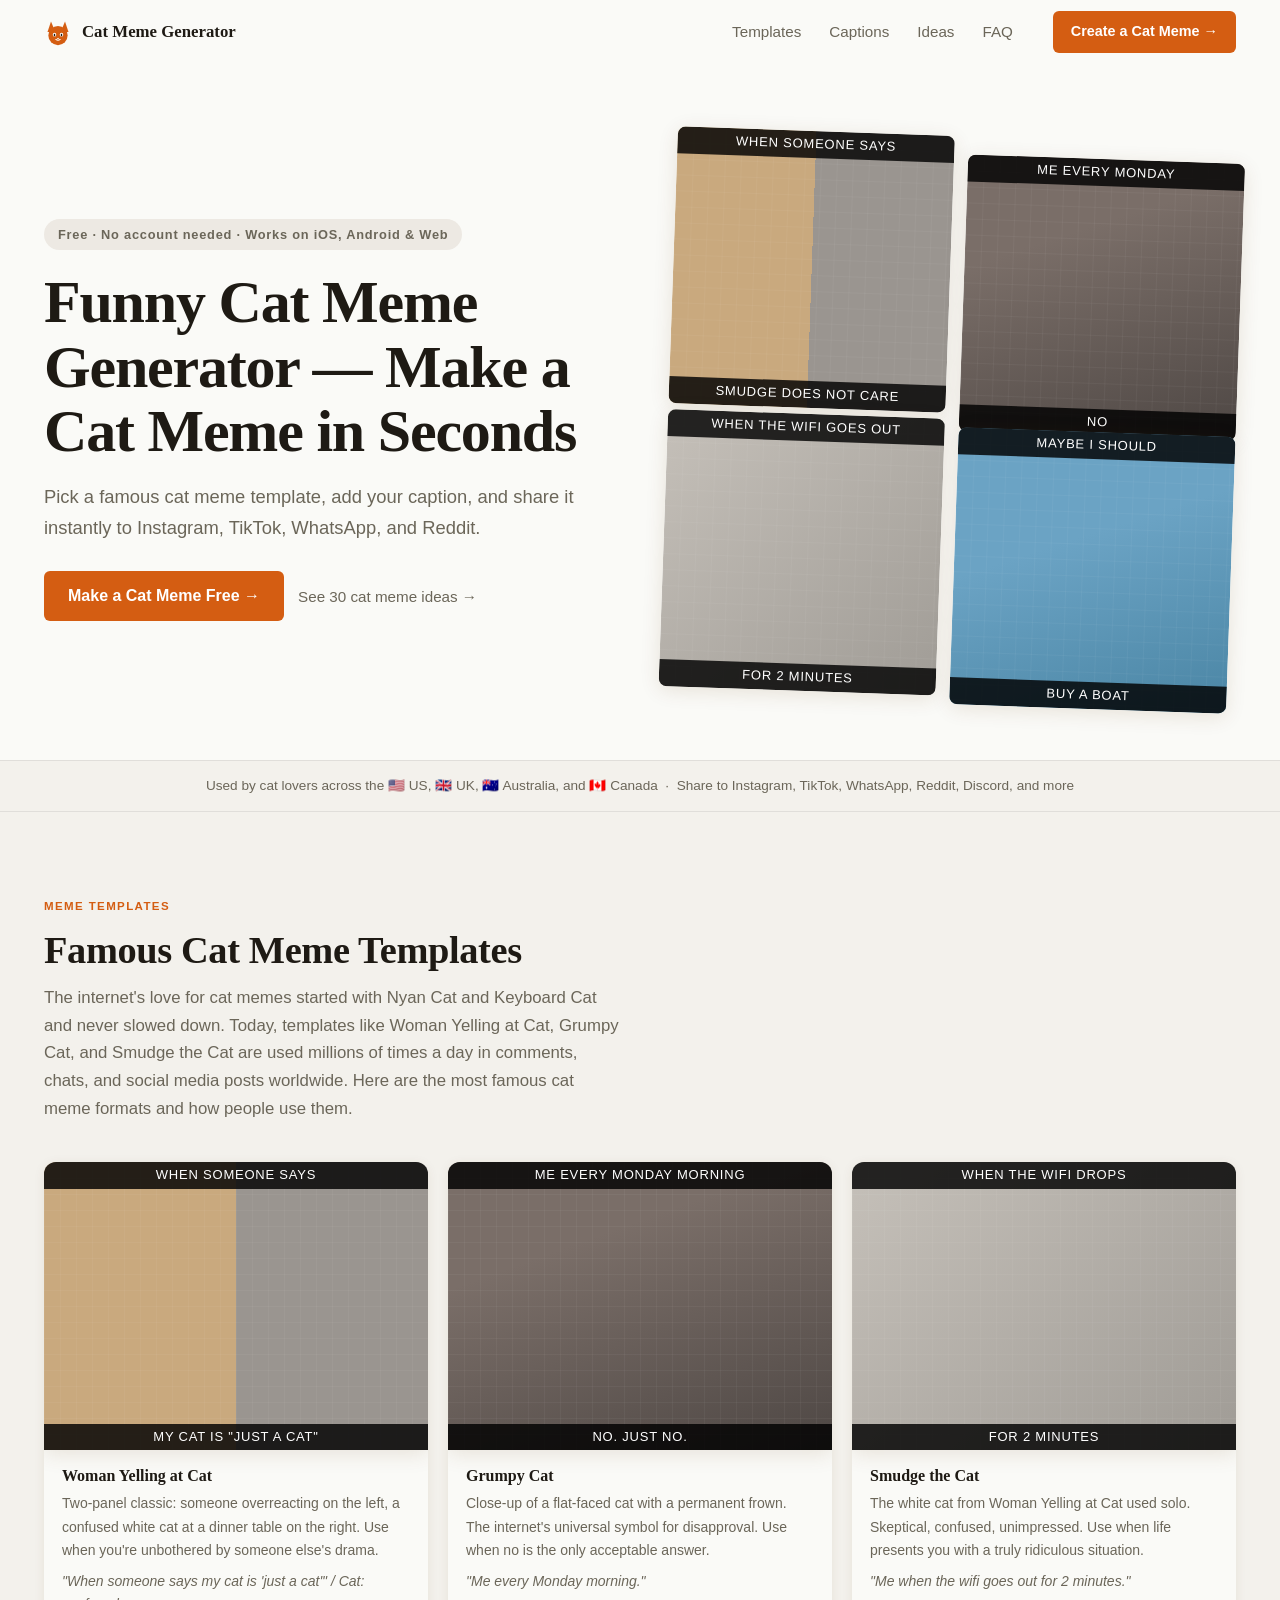
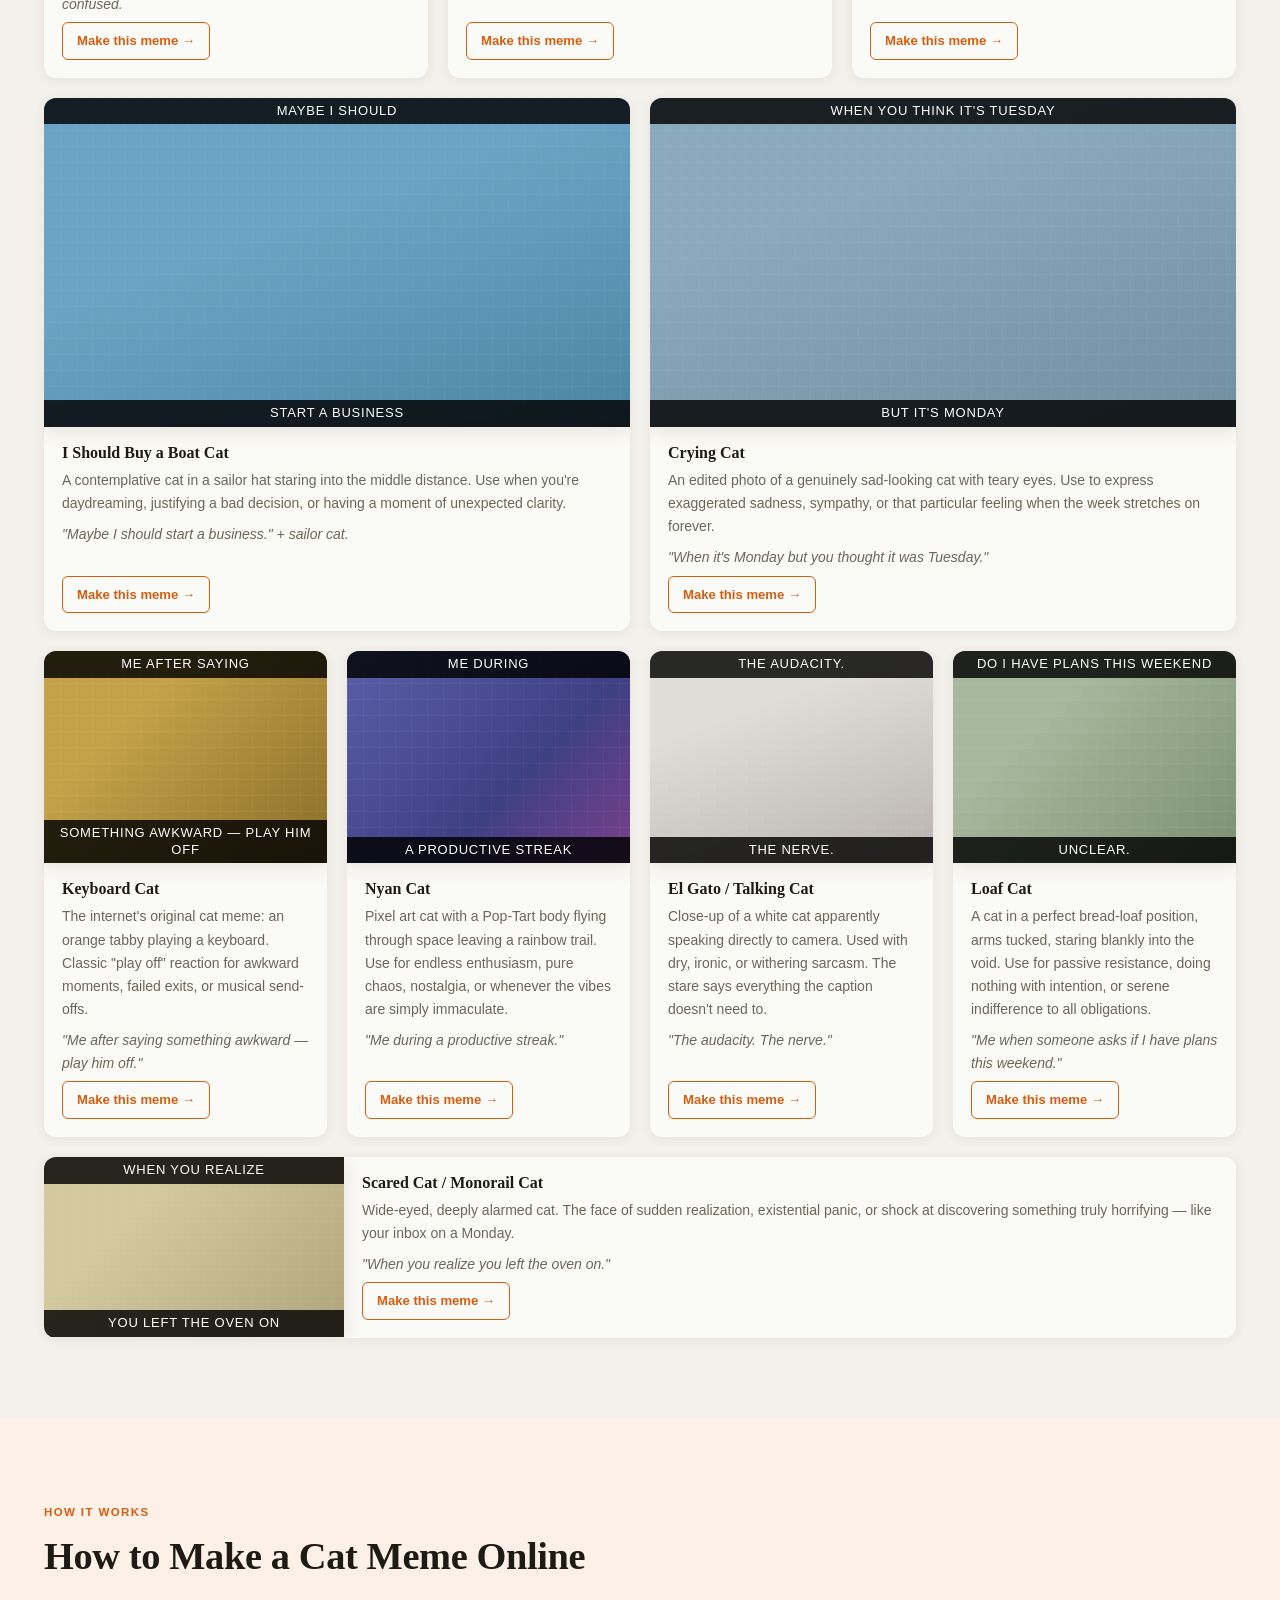
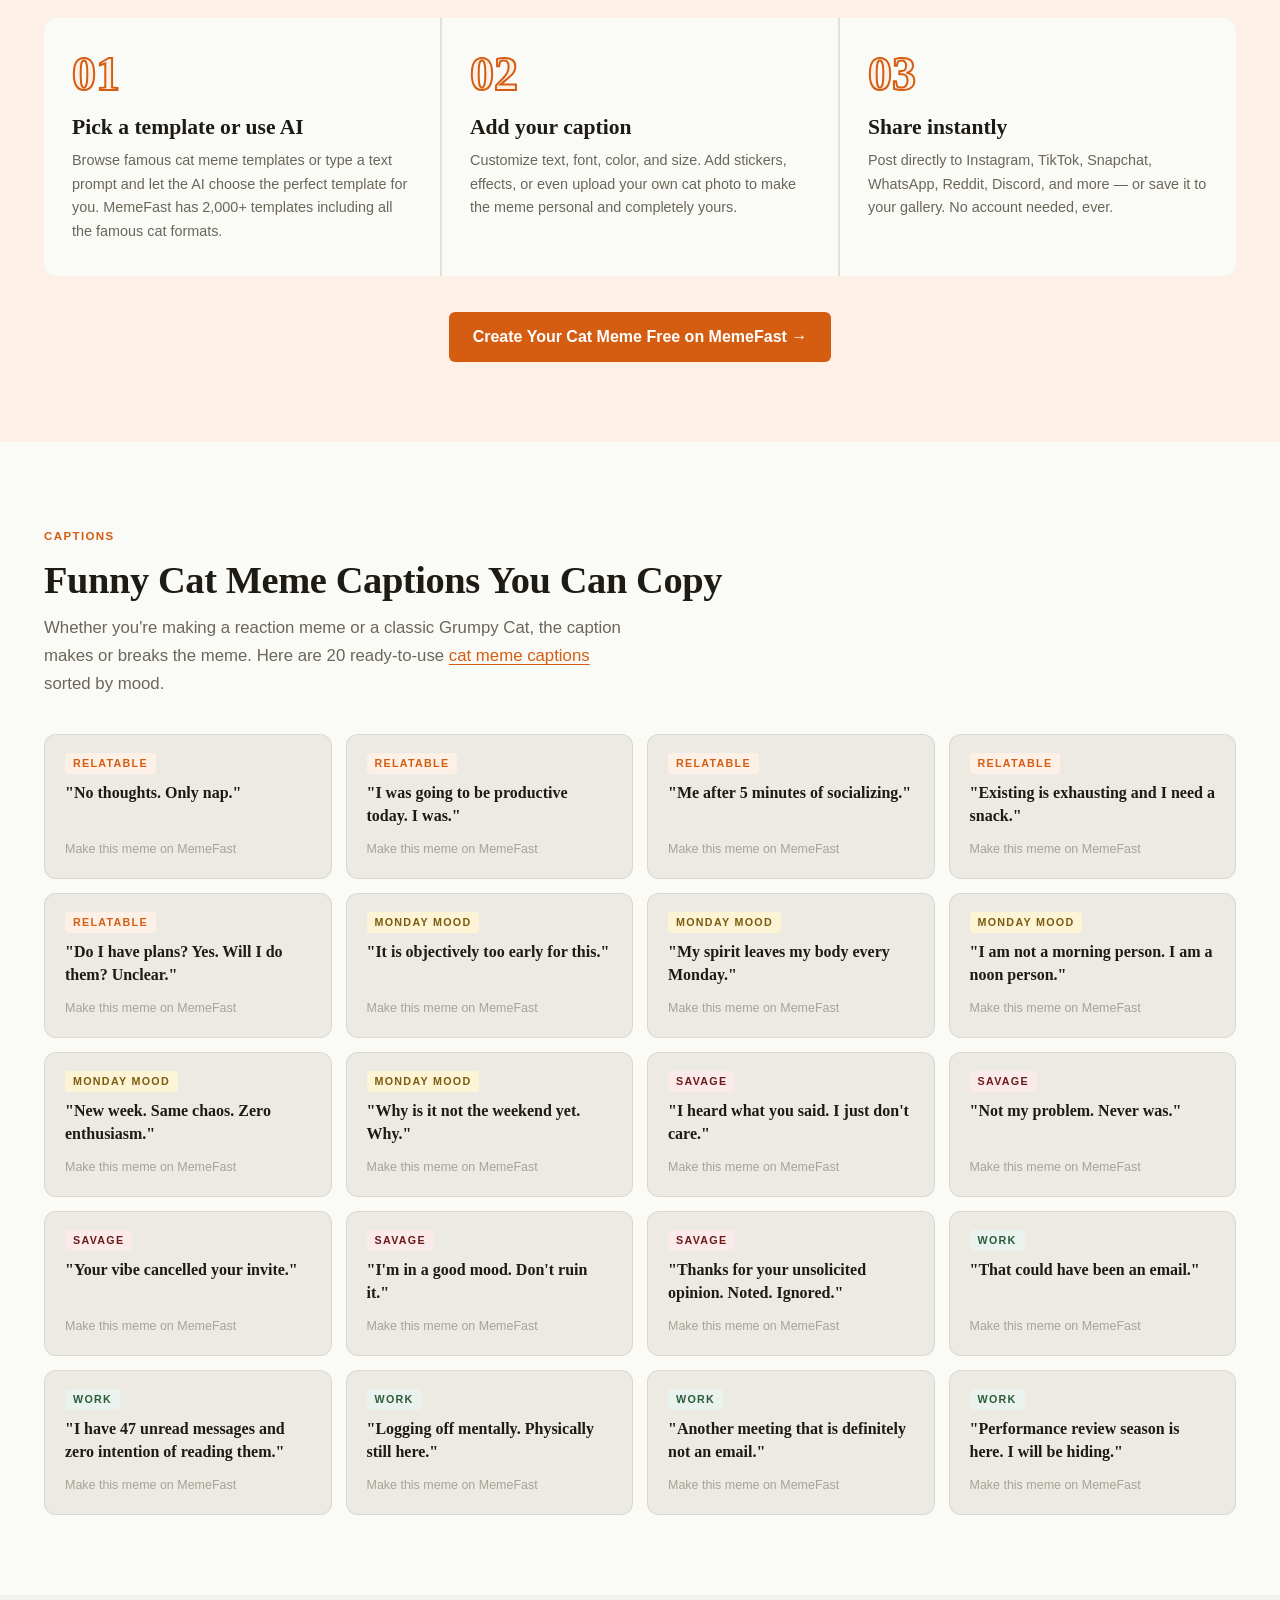
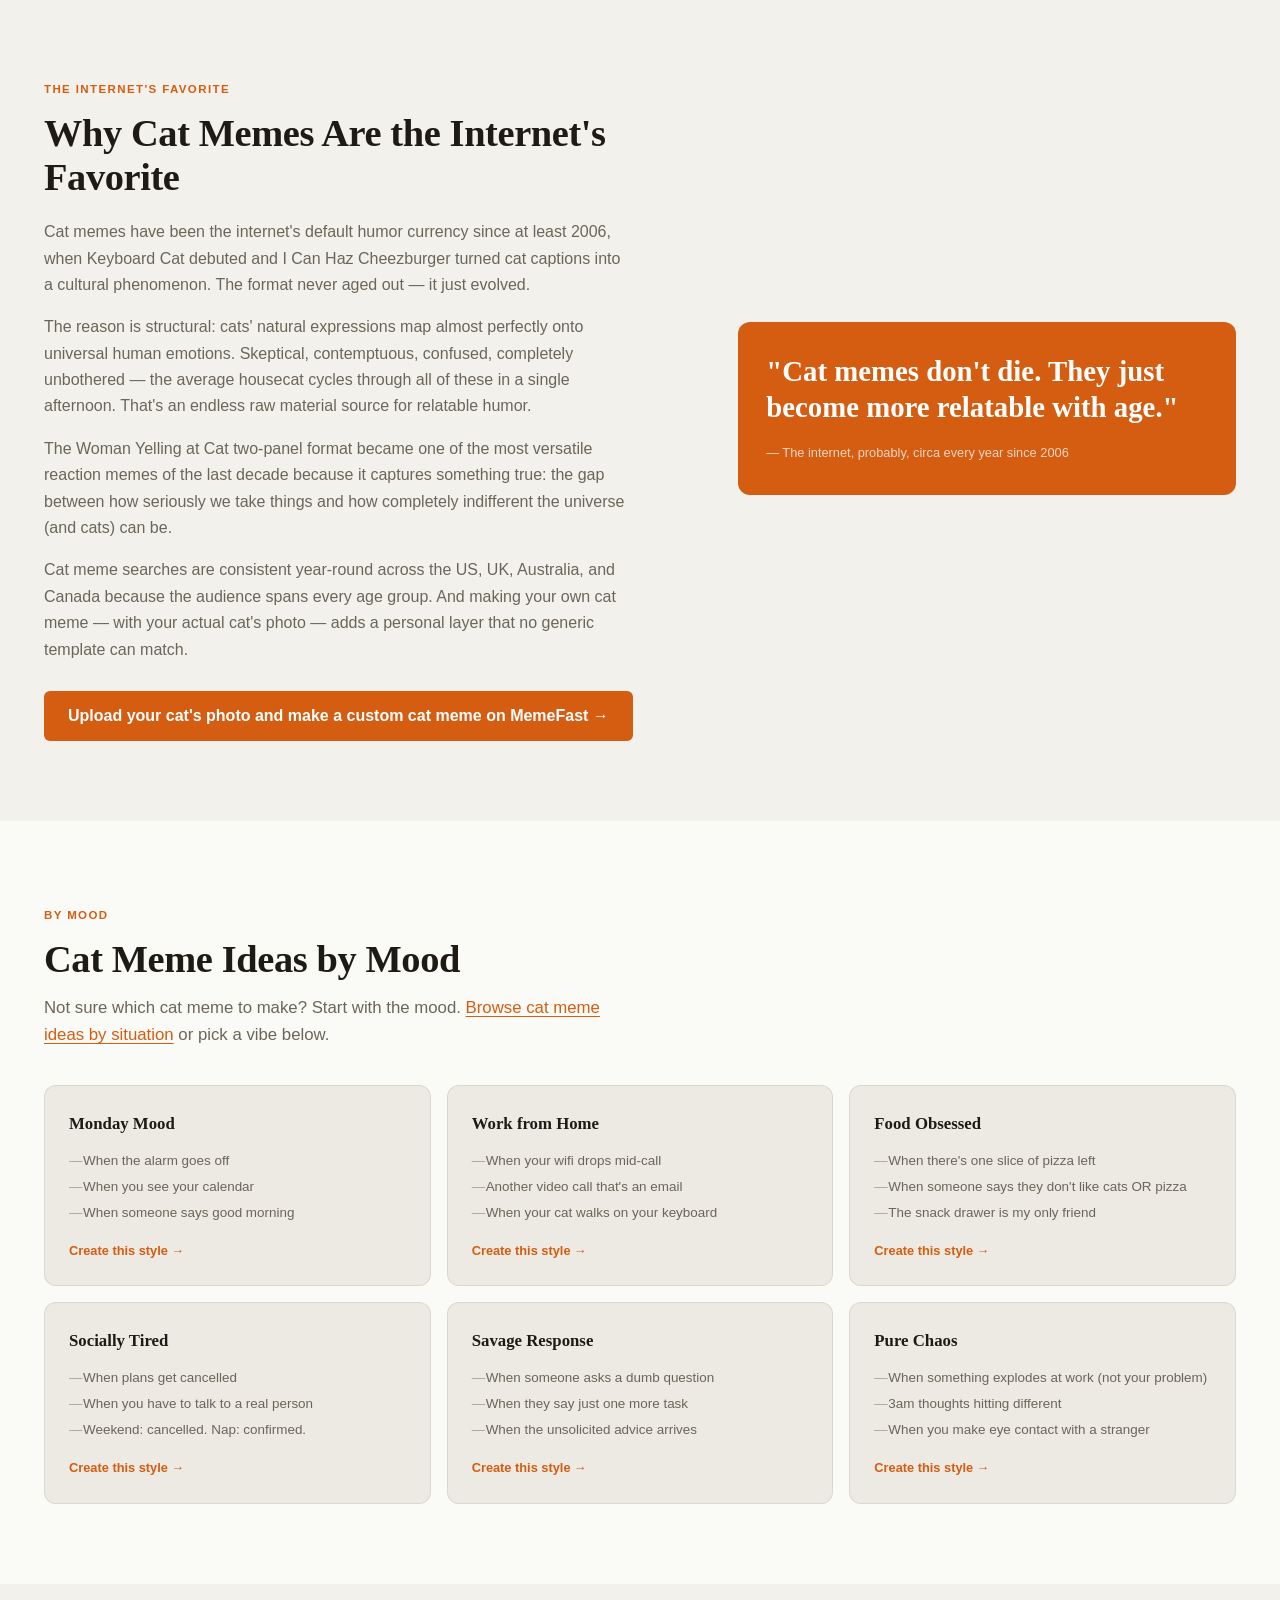
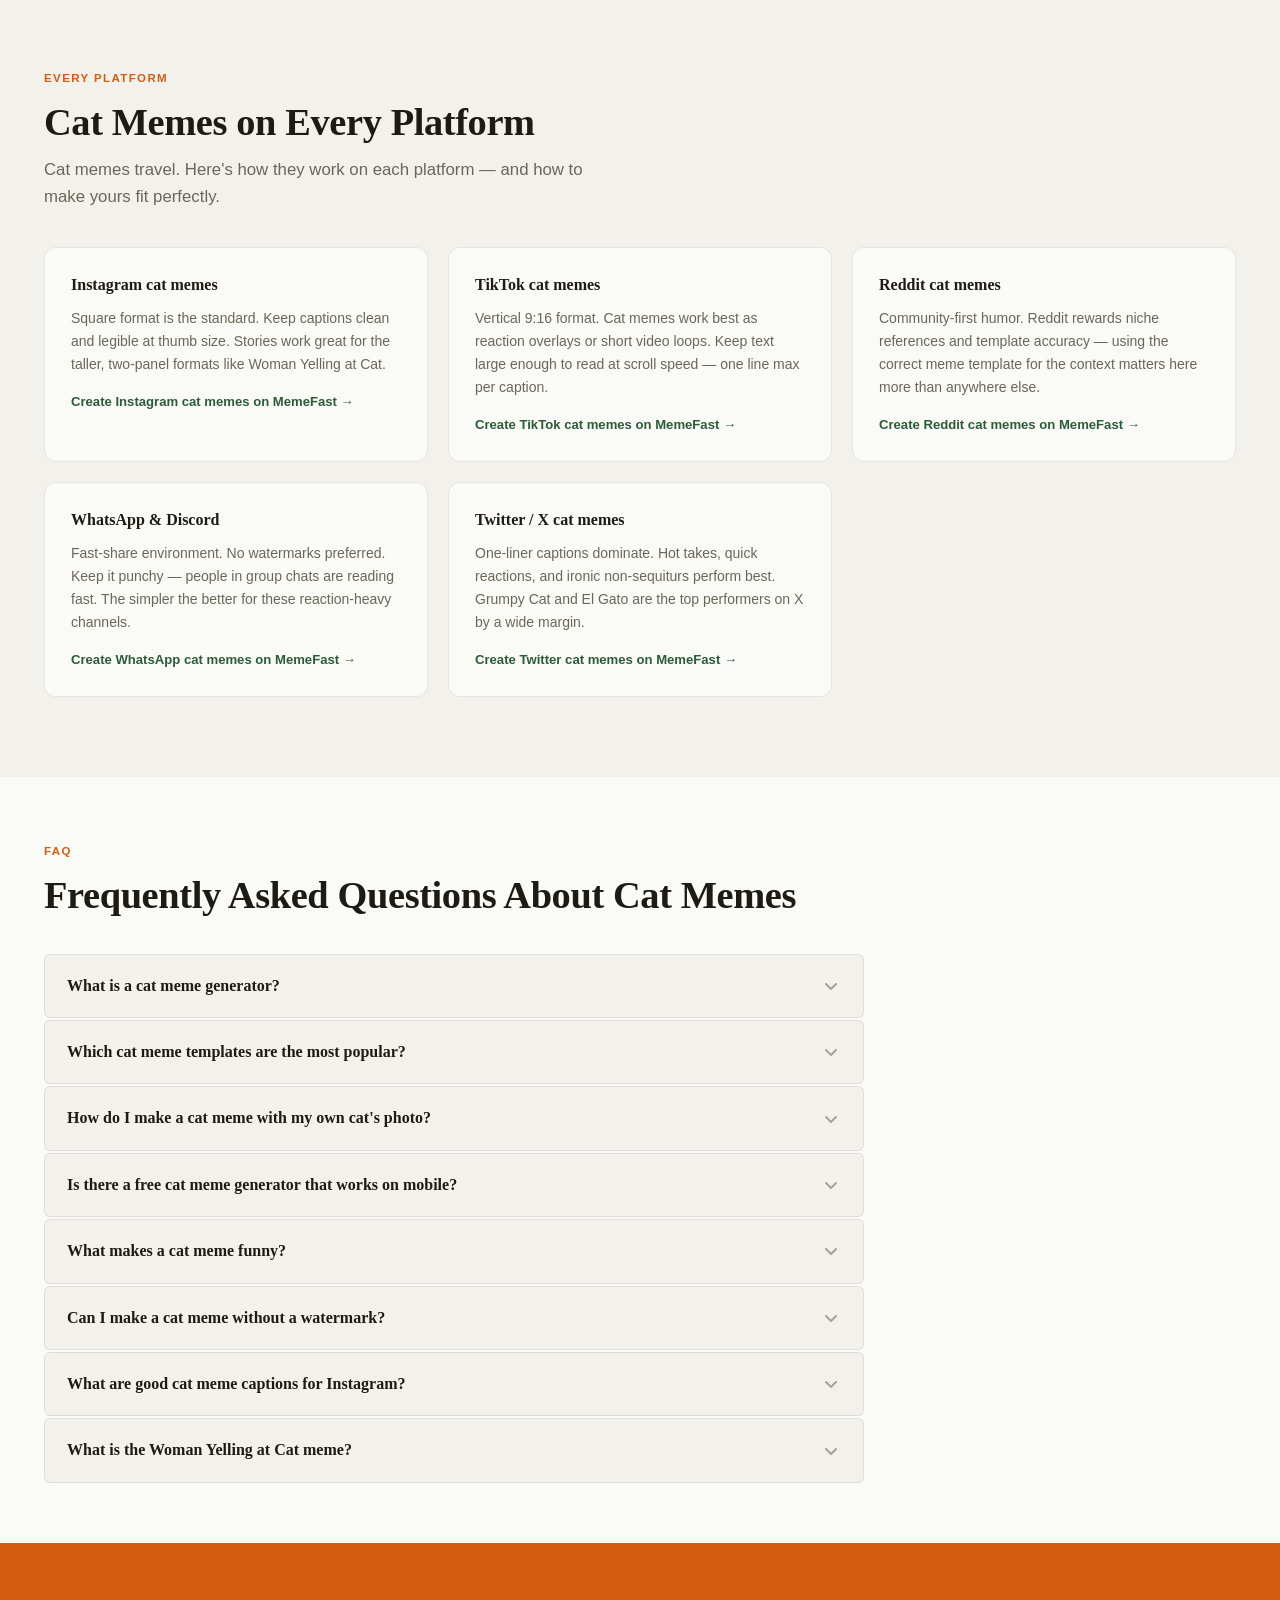
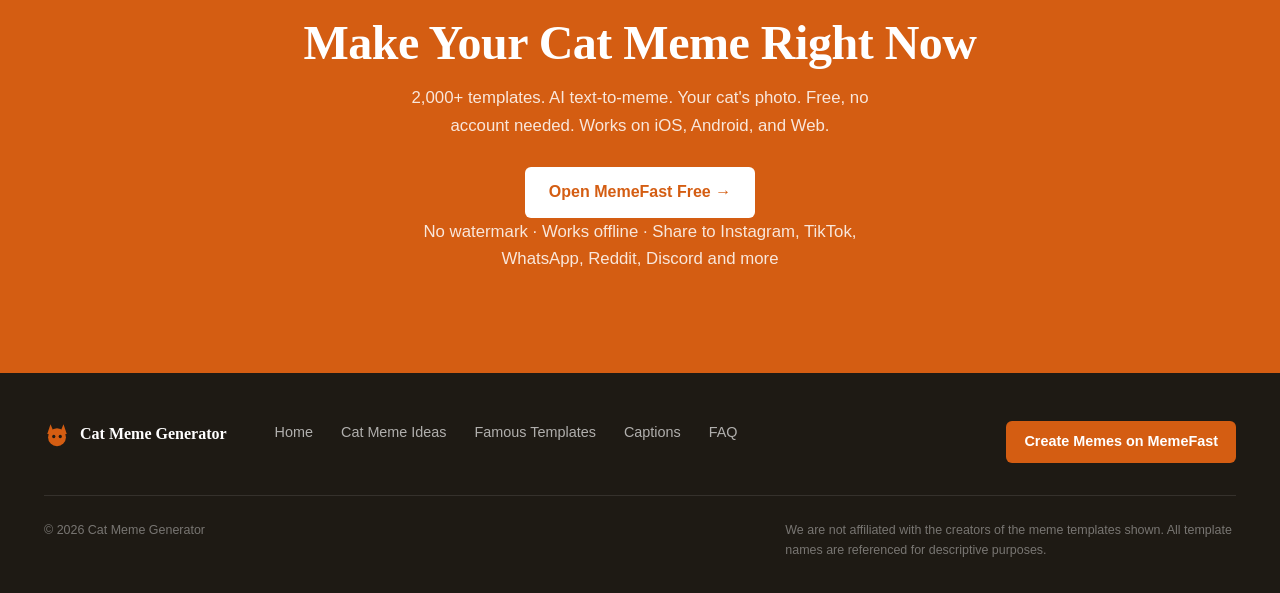
<file: index.html>
<!--
  GitHub Pages deployment:
  1. Create a new GitHub repo named "cat-meme-generator"
  2. Push all files to the main branch at the root
  3. Go to Settings > Pages > Source: main branch / root folder
  4. Your site will be live at: https://[your-username].github.io/cat-meme-generator/
  5. Replace all instances of memefastapp with your actual GitHub username
  6. Optionally: add a custom domain in Settings > Pages > Custom domain
-->
<!doctype html>
<html lang="en">
  <head>
    <meta charset="UTF-8" />
    <meta name="viewport" content="width=device-width, initial-scale=1.0" />

    <!-- Primary SEO -->
    <title>Cat Meme Generator — Create Funny Cat Memes Free Online</title>
    <meta
      name="description"
      content="Free cat meme generator. Browse famous cat meme templates like Grumpy Cat, Woman Yelling at Cat, and Smudge, get captions, and create your own cat meme in seconds. No account needed."
    />
    <link rel="canonical" href="https://memefastapp.github.io/cat-meme-generator/" />

    <!-- hreflang / GEO -->
    <link rel="alternate" hreflang="en" href="https://memefastapp.github.io/cat-meme-generator/" />
    <link rel="alternate" hreflang="en-us" href="https://memefastapp.github.io/cat-meme-generator/" />
    <link rel="alternate" hreflang="en-gb" href="https://memefastapp.github.io/cat-meme-generator/" />
    <link rel="alternate" hreflang="en-au" href="https://memefastapp.github.io/cat-meme-generator/" />
    <link rel="alternate" hreflang="en-ca" href="https://memefastapp.github.io/cat-meme-generator/" />
    <link rel="alternate" hreflang="x-default" href="https://memefastapp.github.io/cat-meme-generator/" />

    <!-- Geo meta -->
    <meta name="geo.region" content="US" />
    <meta name="geo.placename" content="United States" />
    <meta name="language" content="English" />

    <!-- Open Graph -->
    <meta property="og:title" content="Cat Meme Generator — Create Funny Cat Memes Free" />
    <meta
      property="og:description"
      content="The #1 cat meme generator. Famous templates, captions, ideas — and one-tap creation. Free, no account needed."
    />
    <meta property="og:type" content="website" />
    <meta property="og:url" content="https://memefastapp.github.io/cat-meme-generator/" />
    <meta property="og:image" content="https://memefastapp.github.io/cat-meme-generator/assets/og-image.svg" />
    <meta property="og:locale" content="en_US" />
    <meta property="og:locale:alternate" content="en_GB" />
    <meta property="og:locale:alternate" content="en_AU" />

    <!-- Twitter / X -->
    <meta name="twitter:card" content="summary_large_image" />
    <meta name="twitter:title" content="Cat Meme Generator — Create Funny Cat Memes Free" />
    <meta name="twitter:description" content="Famous cat meme templates, captions, and one-tap creation. Free." />
    <meta name="twitter:image" content="https://memefastapp.github.io/cat-meme-generator/assets/og-image.svg" />

    <!-- JSON-LD: WebSite -->
    <script type="application/ld+json">
      {
        "@context": "https://schema.org",
        "@type": "WebSite",
        "name": "Cat Meme Generator",
        "url": "https://memefastapp.github.io/cat-meme-generator/",
        "description": "Free cat meme generator with famous cat meme templates, funny captions, and meme ideas.",
        "inLanguage": "en",
        "availableLanguage": ["en-US", "en-GB", "en-AU", "en-CA"],
        "potentialAction": {
          "@type": "SearchAction",
          "target": "https://memefast.app/?q={search_term_string}",
          "query-input": "required name=search_term_string"
        }
      }
    </script>

    <!-- JSON-LD: Organization -->
    <script type="application/ld+json">
      {
        "@context": "https://schema.org",
        "@type": "Organization",
        "name": "Cat Meme Generator",
        "url": "https://memefastapp.github.io/cat-meme-generator/",
        "sameAs": ["https://memefast.app"]
      }
    </script>

    <!-- JSON-LD: FAQPage -->
    <script type="application/ld+json">
      {
        "@context": "https://schema.org",
        "@type": "FAQPage",
        "mainEntity": [
          {
            "@type": "Question",
            "name": "What is a cat meme generator?",
            "acceptedAnswer": {
              "@type": "Answer",
              "text": "A cat meme generator is a free online tool that lets you take famous cat meme templates — like Woman Yelling at Cat, Grumpy Cat, or Smudge — and add your own custom captions. Some tools like MemeFast also let you upload your own cat photo and generate a meme from a text prompt using AI."
            }
          },
          {
            "@type": "Question",
            "name": "Which cat meme templates are the most popular?",
            "acceptedAnswer": {
              "@type": "Answer",
              "text": "The most widely used cat meme templates are Woman Yelling at Cat, Grumpy Cat, Smudge, I Should Buy a Boat Cat, Crying Cat, Keyboard Cat, Nyan Cat, and Loaf Cat. Each has a distinct emotional range: Grumpy Cat for disapproval, Smudge for confusion, Loaf Cat for passive indifference."
            }
          },
          {
            "@type": "Question",
            "name": "How do I make a cat meme with my own cat's photo?",
            "acceptedAnswer": {
              "@type": "Answer",
              "text": "Open MemeFast on iOS, Android, or web, choose the editor, upload your cat's photo from your gallery, add a text caption at the top and bottom, customize the font and color, and share. The whole process takes about 15–20 seconds and requires no account."
            }
          },
          {
            "@type": "Question",
            "name": "Is there a free cat meme generator that works on mobile?",
            "acceptedAnswer": {
              "@type": "Answer",
              "text": "Yes — MemeFast is a free cat meme generator that works on iOS, Android, and web without any account. It has 2,000+ meme templates including popular cat meme formats, an AI text-to-meme feature, and one-tap sharing to Instagram, TikTok, WhatsApp, and more."
            }
          },
          {
            "@type": "Question",
            "name": "What makes a cat meme funny?",
            "acceptedAnswer": {
              "@type": "Answer",
              "text": "Great cat memes work because cats' natural expressions — confused, contemptuous, unbothered — map directly onto universal human emotions. The funniest cat memes either subvert expectations with an absurd caption, match a relatable frustration with a cat's blank stare, or use the two-panel format where the contrast between human outrage and feline indifference drives the joke."
            }
          },
          {
            "@type": "Question",
            "name": "Can I make a cat meme without a watermark?",
            "acceptedAnswer": {
              "@type": "Answer",
              "text": "Yes. MemeFast allows free meme creation without a watermark on most features. The free tier supports standard templates and captions. MemeFast Pro (from $2.99/month) adds a custom watermark option and removes ads."
            }
          },
          {
            "@type": "Question",
            "name": "What are good cat meme captions for Instagram?",
            "acceptedAnswer": {
              "@type": "Answer",
              "text": "Short, punchy captions work best on Instagram. Try: \"No thoughts. Only nap.\" / \"This is my only personality trait.\" / \"Do not talk to me until I've had my third nap.\" / \"Monday arrived. I did not consent.\" Keep it under 80 characters for best engagement."
            }
          },
          {
            "@type": "Question",
            "name": "What is the Woman Yelling at Cat meme?",
            "acceptedAnswer": {
              "@type": "Answer",
              "text": "Woman Yelling at Cat is a two-panel meme combining a photo of a woman crying and pointing (from a reality TV show) with a photo of Smudge the Cat sitting at a dinner table with a displeased expression. It became one of the most used reaction memes in 2019 and is still widely used today to show the contrast between someone's intense reaction and an indifferent or confused response."
            }
          }
        ]
      }
    </script>

    <!-- Fonts -->
    <link rel="preconnect" href="https://api.fontshare.com" crossorigin />
    <link href="https://api.fontshare.com/v2/css?f[]=cabinet-grotesk@800,700&f[]=satoshi@400,500,700&display=swap" rel="stylesheet" />

    <link rel="stylesheet" href="./styles.css" />
  </head>
  <body>
    <a href="#main" class="skip-link">Skip to main content</a>

    <!-- ===== HEADER ===== -->
    <header>
      <nav class="container nav-inner" aria-label="Main navigation">
        <a href="./" class="nav-logo" aria-label="Cat Meme Generator home">
          <svg xmlns="http://www.w3.org/2000/svg" viewBox="0 0 32 32" fill="none" aria-hidden="true" focusable="false">
            <polygon points="4,16 8,4 13,16" fill="currentColor" />
            <polygon points="19,16 24,4 28,16" fill="currentColor" />
            <circle cx="16" cy="20" r="11" fill="currentColor" />
            <ellipse cx="12" cy="19" rx="2" ry="2.2" fill="white" />
            <ellipse cx="20" cy="19" rx="2" ry="2.2" fill="white" />
            <ellipse cx="12" cy="19.5" rx="0.9" ry="1.4" fill="#1E1A14" />
            <ellipse cx="20" cy="19.5" rx="0.9" ry="1.4" fill="#1E1A14" />
            <polygon points="16,22.5 14.5,24 17.5,24" fill="white" />
            <path d="M13.5 24.5 Q16 26.5 18.5 24.5" stroke="white" stroke-width="1.2" stroke-linecap="round" fill="none" />
          </svg>
          Cat Meme Generator
        </a>

        <ul class="nav-links" role="list">
          <li><a href="#templates">Templates</a></li>
          <li><a href="#captions">Captions</a></li>
          <li><a href="./cat-meme-ideas.html">Ideas</a></li>
          <li><a href="#faq">FAQ</a></li>
        </ul>
        <a href="https://memefast.app" target="_blank" rel="noopener noreferrer" class="btn btn-primary nav-cta">Create a Cat Meme →</a>

        <button id="hamburger" aria-label="Open menu" aria-expanded="false" aria-controls="mobile-nav">
          <span></span><span></span><span></span>
        </button>
      </nav>

      <nav id="mobile-nav" aria-label="Mobile navigation">
        <a href="#templates">Templates</a>
        <a href="#captions">Captions</a>
        <a href="./cat-meme-ideas.html">Ideas</a>
        <a href="#faq">FAQ</a>
        <a href="https://memefast.app" target="_blank" rel="noopener noreferrer" class="btn btn-primary">Create a Cat Meme →</a>
      </nav>
    </header>

    <!-- ===== MAIN ===== -->
    <main id="main">
      <!-- HERO -->
      <section class="hero">
        <div class="container hero-inner">
          <div class="hero-content">
            <span class="hero-eyebrow">Free · No account needed · Works on iOS, Android &amp; Web</span>
            <h1>Funny Cat Meme Generator — Make a Cat Meme in Seconds</h1>
            <p class="hero-sub">
              Pick a famous cat meme template, add your caption, and share it instantly to Instagram, TikTok, WhatsApp, and Reddit.
            </p>
            <div class="hero-actions">
              <a href="https://memefast.app" target="_blank" rel="noopener noreferrer" class="btn btn-primary">Make a Cat Meme Free →</a>
              <a href="./cat-meme-ideas.html" class="hero-link-secondary">See 30 cat meme ideas</a>
            </div>
          </div>

          <div class="hero-memes" aria-hidden="true">
            <div class="meme-frame">
              <div class="meme-img woman-yelling"></div>
              <div class="meme-caption top">WHEN SOMEONE SAYS</div>
              <div class="meme-caption bottom">SMUDGE DOES NOT CARE</div>
            </div>
            <div class="meme-frame">
              <div class="meme-img grumpy"></div>
              <div class="meme-caption top">ME EVERY MONDAY</div>
              <div class="meme-caption bottom">NO</div>
            </div>
            <div class="meme-frame">
              <div class="meme-img smudge"></div>
              <div class="meme-caption top">WHEN THE WIFI GOES OUT</div>
              <div class="meme-caption bottom">FOR 2 MINUTES</div>
            </div>
            <div class="meme-frame">
              <div class="meme-img boat-cat"></div>
              <div class="meme-caption top">MAYBE I SHOULD</div>
              <div class="meme-caption bottom">BUY A BOAT</div>
            </div>
          </div>
        </div>
      </section>

      <!-- TRUST BAR -->
      <div class="trust-bar" role="note">
        Used by cat lovers across the 🇺🇸 US, 🇬🇧 UK, 🇦🇺 Australia, and 🇨🇦 Canada &nbsp;·&nbsp; Share to Instagram, TikTok, WhatsApp, Reddit,
        Discord, and more
      </div>

      <!-- FAMOUS TEMPLATES -->
      <section class="section templates" id="templates" aria-labelledby="templates-h2">
        <div class="container">
          <span class="section-label">Meme Templates</span>
          <h2 id="templates-h2">Famous Cat Meme Templates</h2>
          <p class="section-intro">
            The internet's love for cat memes started with Nyan Cat and Keyboard Cat and never slowed down. Today, templates like Woman
            Yelling at Cat, Grumpy Cat, and Smudge the Cat are used millions of times a day in comments, chats, and social media posts
            worldwide. Here are the most famous cat meme formats and how people use them.
          </p>

          <div class="templates-grid">
            <!-- 1. Woman Yelling at Cat -->
            <article class="template-card">
              <div class="meme-frame" aria-hidden="true">
                <div class="meme-img woman-yelling"></div>
                <div class="meme-caption top">WHEN SOMEONE SAYS</div>
                <div class="meme-caption bottom">MY CAT IS "JUST A CAT"</div>
              </div>
              <div class="template-info">
                <h3>Woman Yelling at Cat</h3>
                <p>
                  Two-panel classic: someone overreacting on the left, a confused white cat at a dinner table on the right. Use when you're
                  unbothered by someone else's drama.
                </p>
                <p class="template-example">"When someone says my cat is 'just a cat'" / Cat: confused.</p>
                <a href="https://memefast.app" target="_blank" rel="noopener noreferrer" class="btn btn-secondary">Make this meme →</a>
              </div>
            </article>

            <!-- 2. Grumpy Cat -->
            <article class="template-card">
              <div class="meme-frame" aria-hidden="true">
                <div class="meme-img grumpy"></div>
                <div class="meme-caption top">ME EVERY MONDAY MORNING</div>
                <div class="meme-caption bottom">NO. JUST NO.</div>
              </div>
              <div class="template-info">
                <h3>Grumpy Cat</h3>
                <p>
                  Close-up of a flat-faced cat with a permanent frown. The internet's universal symbol for disapproval. Use when no is the
                  only acceptable answer.
                </p>
                <p class="template-example">"Me every Monday morning."</p>
                <a href="https://memefast.app" target="_blank" rel="noopener noreferrer" class="btn btn-secondary">Make this meme →</a>
              </div>
            </article>

            <!-- 3. Smudge the Cat -->
            <article class="template-card">
              <div class="meme-frame" aria-hidden="true">
                <div class="meme-img smudge"></div>
                <div class="meme-caption top">WHEN THE WIFI DROPS</div>
                <div class="meme-caption bottom">FOR 2 MINUTES</div>
              </div>
              <div class="template-info">
                <h3>Smudge the Cat</h3>
                <p>
                  The white cat from Woman Yelling at Cat used solo. Skeptical, confused, unimpressed. Use when life presents you with a
                  truly ridiculous situation.
                </p>
                <p class="template-example">"Me when the wifi goes out for 2 minutes."</p>
                <a href="https://memefast.app" target="_blank" rel="noopener noreferrer" class="btn btn-secondary">Make this meme →</a>
              </div>
            </article>

            <!-- 4. I Should Buy a Boat Cat -->
            <article class="template-card">
              <div class="meme-frame" aria-hidden="true">
                <div class="meme-img boat-cat"></div>
                <div class="meme-caption top">MAYBE I SHOULD</div>
                <div class="meme-caption bottom">START A BUSINESS</div>
              </div>
              <div class="template-info">
                <h3>I Should Buy a Boat Cat</h3>
                <p>
                  A contemplative cat in a sailor hat staring into the middle distance. Use when you're daydreaming, justifying a bad
                  decision, or having a moment of unexpected clarity.
                </p>
                <p class="template-example">"Maybe I should start a business." + sailor cat.</p>
                <a href="https://memefast.app" target="_blank" rel="noopener noreferrer" class="btn btn-secondary">Make this meme →</a>
              </div>
            </article>

            <!-- 5. Crying Cat -->
            <article class="template-card">
              <div class="meme-frame" aria-hidden="true">
                <div class="meme-img crying-cat"></div>
                <div class="meme-caption top">WHEN YOU THINK IT'S TUESDAY</div>
                <div class="meme-caption bottom">BUT IT'S MONDAY</div>
              </div>
              <div class="template-info">
                <h3>Crying Cat</h3>
                <p>
                  An edited photo of a genuinely sad-looking cat with teary eyes. Use to express exaggerated sadness, sympathy, or that
                  particular feeling when the week stretches on forever.
                </p>
                <p class="template-example">"When it's Monday but you thought it was Tuesday."</p>
                <a href="https://memefast.app" target="_blank" rel="noopener noreferrer" class="btn btn-secondary">Make this meme →</a>
              </div>
            </article>

            <!-- 6. Keyboard Cat -->
            <article class="template-card">
              <div class="meme-frame" aria-hidden="true">
                <div class="meme-img keyboard-cat"></div>
                <div class="meme-caption top">ME AFTER SAYING</div>
                <div class="meme-caption bottom">SOMETHING AWKWARD — PLAY HIM OFF</div>
              </div>
              <div class="template-info">
                <h3>Keyboard Cat</h3>
                <p>
                  The internet's original cat meme: an orange tabby playing a keyboard. Classic "play off" reaction for awkward moments,
                  failed exits, or musical send-offs.
                </p>
                <p class="template-example">"Me after saying something awkward — play him off."</p>
                <a href="https://memefast.app" target="_blank" rel="noopener noreferrer" class="btn btn-secondary">Make this meme →</a>
              </div>
            </article>

            <!-- 7. Nyan Cat -->
            <article class="template-card">
              <div class="meme-frame" aria-hidden="true">
                <div class="meme-img nyan-cat"></div>
                <div class="meme-caption top">ME DURING</div>
                <div class="meme-caption bottom">A PRODUCTIVE STREAK</div>
              </div>
              <div class="template-info">
                <h3>Nyan Cat</h3>
                <p>
                  Pixel art cat with a Pop-Tart body flying through space leaving a rainbow trail. Use for endless enthusiasm, pure chaos,
                  nostalgia, or whenever the vibes are simply immaculate.
                </p>
                <p class="template-example">"Me during a productive streak."</p>
                <a href="https://memefast.app" target="_blank" rel="noopener noreferrer" class="btn btn-secondary">Make this meme →</a>
              </div>
            </article>

            <!-- 8. El Gato / Talking Cat -->
            <article class="template-card">
              <div class="meme-frame" aria-hidden="true">
                <div class="meme-img el-gato"></div>
                <div class="meme-caption top">THE AUDACITY.</div>
                <div class="meme-caption bottom">THE NERVE.</div>
              </div>
              <div class="template-info">
                <h3>El Gato / Talking Cat</h3>
                <p>
                  Close-up of a white cat apparently speaking directly to camera. Used with dry, ironic, or withering sarcasm. The stare
                  says everything the caption doesn't need to.
                </p>
                <p class="template-example">"The audacity. The nerve."</p>
                <a href="https://memefast.app" target="_blank" rel="noopener noreferrer" class="btn btn-secondary">Make this meme →</a>
              </div>
            </article>

            <!-- 9. Loaf Cat -->
            <article class="template-card">
              <div class="meme-frame" aria-hidden="true">
                <div class="meme-img loaf-cat"></div>
                <div class="meme-caption top">DO I HAVE PLANS THIS WEEKEND</div>
                <div class="meme-caption bottom">UNCLEAR.</div>
              </div>
              <div class="template-info">
                <h3>Loaf Cat</h3>
                <p>
                  A cat in a perfect bread-loaf position, arms tucked, staring blankly into the void. Use for passive resistance, doing
                  nothing with intention, or serene indifference to all obligations.
                </p>
                <p class="template-example">"Me when someone asks if I have plans this weekend."</p>
                <a href="https://memefast.app" target="_blank" rel="noopener noreferrer" class="btn btn-secondary">Make this meme →</a>
              </div>
            </article>

            <!-- 10. Scared Cat / Monorail Cat -->
            <article class="template-card">
              <div class="meme-frame" aria-hidden="true">
                <div class="meme-img scared-cat"></div>
                <div class="meme-caption top">WHEN YOU REALIZE</div>
                <div class="meme-caption bottom">YOU LEFT THE OVEN ON</div>
              </div>
              <div class="template-info">
                <h3>Scared Cat / Monorail Cat</h3>
                <p>
                  Wide-eyed, deeply alarmed cat. The face of sudden realization, existential panic, or shock at discovering something truly
                  horrifying — like your inbox on a Monday.
                </p>
                <p class="template-example">"When you realize you left the oven on."</p>
                <a href="https://memefast.app" target="_blank" rel="noopener noreferrer" class="btn btn-secondary">Make this meme →</a>
              </div>
            </article>
          </div>
          <!-- /templates-grid -->
        </div>
      </section>

      <!-- HOW TO MAKE A CAT MEME -->
      <section class="section howto" aria-labelledby="howto-h2">
        <div class="container">
          <span class="section-label">How It Works</span>
          <h2 id="howto-h2">How to Make a Cat Meme Online</h2>

          <div class="steps-strip">
            <div class="step">
              <div class="step-num" aria-hidden="true">01</div>
              <h3>Pick a template or use AI</h3>
              <p>
                Browse famous cat meme templates or type a text prompt and let the AI choose the perfect template for you. MemeFast has
                2,000+ templates including all the famous cat formats.
              </p>
            </div>
            <div class="step">
              <div class="step-num" aria-hidden="true">02</div>
              <h3>Add your caption</h3>
              <p>
                Customize text, font, color, and size. Add stickers, effects, or even upload your own cat photo to make the meme personal
                and completely yours.
              </p>
            </div>
            <div class="step">
              <div class="step-num" aria-hidden="true">03</div>
              <h3>Share instantly</h3>
              <p>
                Post directly to Instagram, TikTok, Snapchat, WhatsApp, Reddit, Discord, and more — or save it to your gallery. No account
                needed, ever.
              </p>
            </div>
          </div>

          <div class="howto-cta">
            <a href="https://memefast.app" target="_blank" rel="noopener noreferrer" class="btn btn-primary"
              >Create Your Cat Meme Free on MemeFast →</a
            >
          </div>
        </div>
      </section>

      <!-- CAPTIONS -->
      <section class="section captions" id="captions" aria-labelledby="captions-h2">
        <div class="container">
          <span class="section-label">Captions</span>
          <h2 id="captions-h2">Funny Cat Meme Captions You Can Copy</h2>
          <p class="section-intro">
            Whether you're making a reaction meme or a classic Grumpy Cat, the caption makes or breaks the meme. Here are 20 ready-to-use
            <a href="./cat-meme-ideas.html" class="link-accent">cat meme captions</a> sorted by mood.
          </p>

          <div class="captions-grid">
            <!-- Relatable -->
            <div class="caption-card">
              <span class="caption-mood">Relatable</span>
              <p class="caption-text">"No thoughts. Only nap."</p>
              <a href="https://memefast.app" target="_blank" rel="noopener noreferrer" class="caption-link">Make this meme on MemeFast</a>
            </div>
            <div class="caption-card">
              <span class="caption-mood">Relatable</span>
              <p class="caption-text">"I was going to be productive today. I was."</p>
              <a href="https://memefast.app" target="_blank" rel="noopener noreferrer" class="caption-link">Make this meme on MemeFast</a>
            </div>
            <div class="caption-card">
              <span class="caption-mood">Relatable</span>
              <p class="caption-text">"Me after 5 minutes of socializing."</p>
              <a href="https://memefast.app" target="_blank" rel="noopener noreferrer" class="caption-link">Make this meme on MemeFast</a>
            </div>
            <div class="caption-card">
              <span class="caption-mood">Relatable</span>
              <p class="caption-text">"Existing is exhausting and I need a snack."</p>
              <a href="https://memefast.app" target="_blank" rel="noopener noreferrer" class="caption-link">Make this meme on MemeFast</a>
            </div>
            <div class="caption-card">
              <span class="caption-mood">Relatable</span>
              <p class="caption-text">"Do I have plans? Yes. Will I do them? Unclear."</p>
              <a href="https://memefast.app" target="_blank" rel="noopener noreferrer" class="caption-link">Make this meme on MemeFast</a>
            </div>

            <!-- Monday mood -->
            <div class="caption-card">
              <span class="caption-mood monday">Monday Mood</span>
              <p class="caption-text">"It is objectively too early for this."</p>
              <a href="https://memefast.app" target="_blank" rel="noopener noreferrer" class="caption-link">Make this meme on MemeFast</a>
            </div>
            <div class="caption-card">
              <span class="caption-mood monday">Monday Mood</span>
              <p class="caption-text">"My spirit leaves my body every Monday."</p>
              <a href="https://memefast.app" target="_blank" rel="noopener noreferrer" class="caption-link">Make this meme on MemeFast</a>
            </div>
            <div class="caption-card">
              <span class="caption-mood monday">Monday Mood</span>
              <p class="caption-text">"I am not a morning person. I am a noon person."</p>
              <a href="https://memefast.app" target="_blank" rel="noopener noreferrer" class="caption-link">Make this meme on MemeFast</a>
            </div>
            <div class="caption-card">
              <span class="caption-mood monday">Monday Mood</span>
              <p class="caption-text">"New week. Same chaos. Zero enthusiasm."</p>
              <a href="https://memefast.app" target="_blank" rel="noopener noreferrer" class="caption-link">Make this meme on MemeFast</a>
            </div>
            <div class="caption-card">
              <span class="caption-mood monday">Monday Mood</span>
              <p class="caption-text">"Why is it not the weekend yet. Why."</p>
              <a href="https://memefast.app" target="_blank" rel="noopener noreferrer" class="caption-link">Make this meme on MemeFast</a>
            </div>

            <!-- Savage -->
            <div class="caption-card">
              <span class="caption-mood savage">Savage</span>
              <p class="caption-text">"I heard what you said. I just don't care."</p>
              <a href="https://memefast.app" target="_blank" rel="noopener noreferrer" class="caption-link">Make this meme on MemeFast</a>
            </div>
            <div class="caption-card">
              <span class="caption-mood savage">Savage</span>
              <p class="caption-text">"Not my problem. Never was."</p>
              <a href="https://memefast.app" target="_blank" rel="noopener noreferrer" class="caption-link">Make this meme on MemeFast</a>
            </div>
            <div class="caption-card">
              <span class="caption-mood savage">Savage</span>
              <p class="caption-text">"Your vibe cancelled your invite."</p>
              <a href="https://memefast.app" target="_blank" rel="noopener noreferrer" class="caption-link">Make this meme on MemeFast</a>
            </div>
            <div class="caption-card">
              <span class="caption-mood savage">Savage</span>
              <p class="caption-text">"I'm in a good mood. Don't ruin it."</p>
              <a href="https://memefast.app" target="_blank" rel="noopener noreferrer" class="caption-link">Make this meme on MemeFast</a>
            </div>
            <div class="caption-card">
              <span class="caption-mood savage">Savage</span>
              <p class="caption-text">"Thanks for your unsolicited opinion. Noted. Ignored."</p>
              <a href="https://memefast.app" target="_blank" rel="noopener noreferrer" class="caption-link">Make this meme on MemeFast</a>
            </div>

            <!-- Work -->
            <div class="caption-card">
              <span class="caption-mood work">Work</span>
              <p class="caption-text">"That could have been an email."</p>
              <a href="https://memefast.app" target="_blank" rel="noopener noreferrer" class="caption-link">Make this meme on MemeFast</a>
            </div>
            <div class="caption-card">
              <span class="caption-mood work">Work</span>
              <p class="caption-text">"I have 47 unread messages and zero intention of reading them."</p>
              <a href="https://memefast.app" target="_blank" rel="noopener noreferrer" class="caption-link">Make this meme on MemeFast</a>
            </div>
            <div class="caption-card">
              <span class="caption-mood work">Work</span>
              <p class="caption-text">"Logging off mentally. Physically still here."</p>
              <a href="https://memefast.app" target="_blank" rel="noopener noreferrer" class="caption-link">Make this meme on MemeFast</a>
            </div>
            <div class="caption-card">
              <span class="caption-mood work">Work</span>
              <p class="caption-text">"Another meeting that is definitely not an email."</p>
              <a href="https://memefast.app" target="_blank" rel="noopener noreferrer" class="caption-link">Make this meme on MemeFast</a>
            </div>
            <div class="caption-card">
              <span class="caption-mood work">Work</span>
              <p class="caption-text">"Performance review season is here. I will be hiding."</p>
              <a href="https://memefast.app" target="_blank" rel="noopener noreferrer" class="caption-link">Make this meme on MemeFast</a>
            </div>
          </div>
          <!-- /captions-grid -->
        </div>
      </section>

      <!-- WHY CAT MEMES -->
      <section class="section why-cats" aria-labelledby="why-h2">
        <div class="container">
          <div class="why-cats-inner">
            <div class="why-cats-content">
              <span class="section-label">The Internet's Favorite</span>
              <h2 id="why-h2">Why Cat Memes Are the Internet's Favorite</h2>
              <p>
                Cat memes have been the internet's default humor currency since at least 2006, when Keyboard Cat debuted and I Can Haz
                Cheezburger turned cat captions into a cultural phenomenon. The format never aged out — it just evolved.
              </p>
              <p>
                The reason is structural: cats' natural expressions map almost perfectly onto universal human emotions. Skeptical,
                contemptuous, confused, completely unbothered — the average housecat cycles through all of these in a single afternoon.
                That's an endless raw material source for relatable humor.
              </p>
              <p>
                The Woman Yelling at Cat two-panel format became one of the most versatile reaction memes of the last decade because it
                captures something true: the gap between how seriously we take things and how completely indifferent the universe (and cats)
                can be.
              </p>
              <p>
                Cat meme searches are consistent year-round across the US, UK, Australia, and Canada because the audience spans every age
                group. And making your own cat meme — with your actual cat's photo — adds a personal layer that no generic template can
                match.
              </p>
              <div class="why-cats-cta">
                <a href="https://memefast.app" target="_blank" rel="noopener noreferrer" class="btn btn-primary"
                  >Upload your cat's photo and make a custom cat meme on MemeFast →</a
                >
              </div>
            </div>

            <div class="why-accent-box" aria-hidden="true">
              <div class="quote">"Cat memes don't die. They just become more relatable with age."</div>
              <div class="quote-attr">— The internet, probably, circa every year since 2006</div>
            </div>
          </div>
        </div>
      </section>

      <!-- MOOD IDEAS -->
      <section class="section moods" id="ideas" aria-labelledby="moods-h2">
        <div class="container">
          <span class="section-label">By Mood</span>
          <h2 id="moods-h2">Cat Meme Ideas by Mood</h2>
          <p class="section-intro">
            Not sure which cat meme to make? Start with the mood.
            <a href="./cat-meme-ideas.html" class="link-accent">Browse cat meme ideas by situation</a> or pick a vibe below.
          </p>

          <div class="moods-grid">
            <div class="mood-tile">
              <div class="mood-label">Monday Mood</div>
              <ul class="mood-examples">
                <li>When the alarm goes off</li>
                <li>When you see your calendar</li>
                <li>When someone says good morning</li>
              </ul>
              <a href="https://memefast.app" target="_blank" rel="noopener noreferrer" class="mood-cta">Create this style →</a>
            </div>

            <div class="mood-tile">
              <div class="mood-label">Work from Home</div>
              <ul class="mood-examples">
                <li>When your wifi drops mid-call</li>
                <li>Another video call that's an email</li>
                <li>When your cat walks on your keyboard</li>
              </ul>
              <a href="https://memefast.app" target="_blank" rel="noopener noreferrer" class="mood-cta">Create this style →</a>
            </div>

            <div class="mood-tile">
              <div class="mood-label">Food Obsessed</div>
              <ul class="mood-examples">
                <li>When there's one slice of pizza left</li>
                <li>When someone says they don't like cats OR pizza</li>
                <li>The snack drawer is my only friend</li>
              </ul>
              <a href="https://memefast.app" target="_blank" rel="noopener noreferrer" class="mood-cta">Create this style →</a>
            </div>

            <div class="mood-tile">
              <div class="mood-label">Socially Tired</div>
              <ul class="mood-examples">
                <li>When plans get cancelled</li>
                <li>When you have to talk to a real person</li>
                <li>Weekend: cancelled. Nap: confirmed.</li>
              </ul>
              <a href="https://memefast.app" target="_blank" rel="noopener noreferrer" class="mood-cta">Create this style →</a>
            </div>

            <div class="mood-tile">
              <div class="mood-label">Savage Response</div>
              <ul class="mood-examples">
                <li>When someone asks a dumb question</li>
                <li>When they say just one more task</li>
                <li>When the unsolicited advice arrives</li>
              </ul>
              <a href="https://memefast.app" target="_blank" rel="noopener noreferrer" class="mood-cta">Create this style →</a>
            </div>

            <div class="mood-tile">
              <div class="mood-label">Pure Chaos</div>
              <ul class="mood-examples">
                <li>When something explodes at work (not your problem)</li>
                <li>3am thoughts hitting different</li>
                <li>When you make eye contact with a stranger</li>
              </ul>
              <a href="https://memefast.app" target="_blank" rel="noopener noreferrer" class="mood-cta">Create this style →</a>
            </div>
          </div>
          <!-- /moods-grid -->
        </div>
      </section>

      <!-- PLATFORMS -->
      <section class="section platforms" aria-labelledby="platforms-h2">
        <div class="container">
          <span class="section-label">Every Platform</span>
          <h2 id="platforms-h2">Cat Memes on Every Platform</h2>
          <p class="section-intro">Cat memes travel. Here's how they work on each platform — and how to make yours fit perfectly.</p>

          <div class="platforms-grid">
            <div class="platform-card">
              <div class="platform-name">Instagram cat memes</div>
              <p>
                Square format is the standard. Keep captions clean and legible at thumb size. Stories work great for the taller, two-panel
                formats like Woman Yelling at Cat.
              </p>
              <a href="https://memefast.app" target="_blank" rel="noopener noreferrer" class="platform-link"
                >Create Instagram cat memes on MemeFast →</a
              >
            </div>

            <div class="platform-card">
              <div class="platform-name">TikTok cat memes</div>
              <p>
                Vertical 9:16 format. Cat memes work best as reaction overlays or short video loops. Keep text large enough to read at
                scroll speed — one line max per caption.
              </p>
              <a href="https://memefast.app" target="_blank" rel="noopener noreferrer" class="platform-link"
                >Create TikTok cat memes on MemeFast →</a
              >
            </div>

            <div class="platform-card">
              <div class="platform-name">Reddit cat memes</div>
              <p>
                Community-first humor. Reddit rewards niche references and template accuracy — using the correct meme template for the
                context matters here more than anywhere else.
              </p>
              <a href="https://memefast.app" target="_blank" rel="noopener noreferrer" class="platform-link"
                >Create Reddit cat memes on MemeFast →</a
              >
            </div>

            <div class="platform-card">
              <div class="platform-name">WhatsApp &amp; Discord</div>
              <p>
                Fast-share environment. No watermarks preferred. Keep it punchy — people in group chats are reading fast. The simpler the
                better for these reaction-heavy channels.
              </p>
              <a href="https://memefast.app" target="_blank" rel="noopener noreferrer" class="platform-link"
                >Create WhatsApp cat memes on MemeFast →</a
              >
            </div>

            <div class="platform-card">
              <div class="platform-name">Twitter / X cat memes</div>
              <p>
                One-liner captions dominate. Hot takes, quick reactions, and ironic non-sequiturs perform best. Grumpy Cat and El Gato are
                the top performers on X by a wide margin.
              </p>
              <a href="https://memefast.app" target="_blank" rel="noopener noreferrer" class="platform-link"
                >Create Twitter cat memes on MemeFast →</a
              >
            </div>
          </div>
          <!-- /platforms-grid -->
        </div>
      </section>

      <!-- FAQ -->
      <section class="section-narrow faq" id="faq" aria-labelledby="faq-h2">
        <div class="container">
          <span class="section-label">FAQ</span>
          <h2 id="faq-h2">Frequently Asked Questions About Cat Memes</h2>

          <div class="faq-list" role="list">
            <div class="faq-item" role="listitem">
              <button class="faq-question" aria-expanded="false" aria-controls="faq-a1" id="faq-q1">
                What is a cat meme generator?
                <svg
                  class="faq-chevron"
                  aria-hidden="true"
                  focusable="false"
                  viewBox="0 0 20 20"
                  fill="none"
                  stroke="currentColor"
                  stroke-width="2"
                  stroke-linecap="round"
                  stroke-linejoin="round"
                >
                  <polyline points="5 8 10 13 15 8" />
                </svg>
              </button>
              <div class="faq-answer" id="faq-a1" role="region" aria-labelledby="faq-q1">
                <div class="faq-answer-inner">
                  <p>
                    A cat meme generator is a free online tool that lets you take famous cat meme templates — like Woman Yelling at Cat,
                    Grumpy Cat, or Smudge — and add your own custom captions. Some tools like MemeFast also let you upload your own cat
                    photo and generate a meme from a text prompt using AI.
                  </p>
                </div>
              </div>
            </div>

            <div class="faq-item" role="listitem">
              <button class="faq-question" aria-expanded="false" aria-controls="faq-a2" id="faq-q2">
                Which cat meme templates are the most popular?
                <svg
                  class="faq-chevron"
                  aria-hidden="true"
                  focusable="false"
                  viewBox="0 0 20 20"
                  fill="none"
                  stroke="currentColor"
                  stroke-width="2"
                  stroke-linecap="round"
                  stroke-linejoin="round"
                >
                  <polyline points="5 8 10 13 15 8" />
                </svg>
              </button>
              <div class="faq-answer" id="faq-a2" role="region" aria-labelledby="faq-q2">
                <div class="faq-answer-inner">
                  <p>
                    The most widely used cat meme templates are Woman Yelling at Cat, Grumpy Cat, Smudge, I Should Buy a Boat Cat, Crying
                    Cat, Keyboard Cat, Nyan Cat, and Loaf Cat. Each has a distinct emotional range: Grumpy Cat for disapproval, Smudge for
                    confusion, Loaf Cat for passive indifference.
                  </p>
                </div>
              </div>
            </div>

            <div class="faq-item" role="listitem">
              <button class="faq-question" aria-expanded="false" aria-controls="faq-a3" id="faq-q3">
                How do I make a cat meme with my own cat's photo?
                <svg
                  class="faq-chevron"
                  aria-hidden="true"
                  focusable="false"
                  viewBox="0 0 20 20"
                  fill="none"
                  stroke="currentColor"
                  stroke-width="2"
                  stroke-linecap="round"
                  stroke-linejoin="round"
                >
                  <polyline points="5 8 10 13 15 8" />
                </svg>
              </button>
              <div class="faq-answer" id="faq-a3" role="region" aria-labelledby="faq-q3">
                <div class="faq-answer-inner">
                  <p>
                    Open MemeFast on iOS, Android, or web, choose the editor, upload your cat's photo from your gallery, add a text caption
                    at the top and bottom, customize the font and color, and share. The whole process takes about 15–20 seconds and requires
                    no account.
                  </p>
                </div>
              </div>
            </div>

            <div class="faq-item" role="listitem">
              <button class="faq-question" aria-expanded="false" aria-controls="faq-a4" id="faq-q4">
                Is there a free cat meme generator that works on mobile?
                <svg
                  class="faq-chevron"
                  aria-hidden="true"
                  focusable="false"
                  viewBox="0 0 20 20"
                  fill="none"
                  stroke="currentColor"
                  stroke-width="2"
                  stroke-linecap="round"
                  stroke-linejoin="round"
                >
                  <polyline points="5 8 10 13 15 8" />
                </svg>
              </button>
              <div class="faq-answer" id="faq-a4" role="region" aria-labelledby="faq-q4">
                <div class="faq-answer-inner">
                  <p>
                    Yes — MemeFast is a free cat meme generator that works on iOS, Android, and web without any account. It has 2,000+ meme
                    templates including popular cat meme formats, an AI text-to-meme feature, and one-tap sharing to Instagram, TikTok,
                    WhatsApp, and more.
                  </p>
                </div>
              </div>
            </div>

            <div class="faq-item" role="listitem">
              <button class="faq-question" aria-expanded="false" aria-controls="faq-a5" id="faq-q5">
                What makes a cat meme funny?
                <svg
                  class="faq-chevron"
                  aria-hidden="true"
                  focusable="false"
                  viewBox="0 0 20 20"
                  fill="none"
                  stroke="currentColor"
                  stroke-width="2"
                  stroke-linecap="round"
                  stroke-linejoin="round"
                >
                  <polyline points="5 8 10 13 15 8" />
                </svg>
              </button>
              <div class="faq-answer" id="faq-a5" role="region" aria-labelledby="faq-q5">
                <div class="faq-answer-inner">
                  <p>
                    Great cat memes work because cats' natural expressions — confused, contemptuous, unbothered — map directly onto
                    universal human emotions. The funniest cat memes either subvert expectations with an absurd caption, match a relatable
                    frustration with a cat's blank stare, or use the two-panel format where the contrast between human outrage and feline
                    indifference drives the joke.
                  </p>
                </div>
              </div>
            </div>

            <div class="faq-item" role="listitem">
              <button class="faq-question" aria-expanded="false" aria-controls="faq-a6" id="faq-q6">
                Can I make a cat meme without a watermark?
                <svg
                  class="faq-chevron"
                  aria-hidden="true"
                  focusable="false"
                  viewBox="0 0 20 20"
                  fill="none"
                  stroke="currentColor"
                  stroke-width="2"
                  stroke-linecap="round"
                  stroke-linejoin="round"
                >
                  <polyline points="5 8 10 13 15 8" />
                </svg>
              </button>
              <div class="faq-answer" id="faq-a6" role="region" aria-labelledby="faq-q6">
                <div class="faq-answer-inner">
                  <p>
                    Yes. MemeFast allows free meme creation without a watermark on most features. The free tier supports standard templates
                    and captions. MemeFast Pro (from $2.99/month) adds a custom watermark option and removes ads.
                  </p>
                </div>
              </div>
            </div>

            <div class="faq-item" role="listitem">
              <button class="faq-question" aria-expanded="false" aria-controls="faq-a7" id="faq-q7">
                What are good cat meme captions for Instagram?
                <svg
                  class="faq-chevron"
                  aria-hidden="true"
                  focusable="false"
                  viewBox="0 0 20 20"
                  fill="none"
                  stroke="currentColor"
                  stroke-width="2"
                  stroke-linecap="round"
                  stroke-linejoin="round"
                >
                  <polyline points="5 8 10 13 15 8" />
                </svg>
              </button>
              <div class="faq-answer" id="faq-a7" role="region" aria-labelledby="faq-q7">
                <div class="faq-answer-inner">
                  <p>
                    Short, punchy captions work best on Instagram. Try: "No thoughts. Only nap." / "This is my only personality trait." /
                    "Do not talk to me until I've had my third nap." / "Monday arrived. I did not consent." Keep it under 80 characters for
                    best engagement.
                  </p>
                </div>
              </div>
            </div>

            <div class="faq-item" role="listitem">
              <button class="faq-question" aria-expanded="false" aria-controls="faq-a8" id="faq-q8">
                What is the Woman Yelling at Cat meme?
                <svg
                  class="faq-chevron"
                  aria-hidden="true"
                  focusable="false"
                  viewBox="0 0 20 20"
                  fill="none"
                  stroke="currentColor"
                  stroke-width="2"
                  stroke-linecap="round"
                  stroke-linejoin="round"
                >
                  <polyline points="5 8 10 13 15 8" />
                </svg>
              </button>
              <div class="faq-answer" id="faq-a8" role="region" aria-labelledby="faq-q8">
                <div class="faq-answer-inner">
                  <p>
                    Woman Yelling at Cat is a two-panel meme combining a photo of a woman crying and pointing (from a reality TV show) with
                    a photo of Smudge the Cat sitting at a dinner table with a displeased expression. It became one of the most used
                    reaction memes in 2019 and is still widely used today to show the contrast between someone's intense reaction and an
                    indifferent or confused response.
                  </p>
                </div>
              </div>
            </div>
          </div>
          <!-- /faq-list -->
        </div>
      </section>

      <!-- CTA BANNER -->
      <section class="cta-banner" aria-labelledby="cta-h2">
        <div class="container">
          <h2 id="cta-h2">Make Your Cat Meme Right Now</h2>
          <p>2,000+ templates. AI text-to-meme. Your cat's photo. Free, no account needed. Works on iOS, Android, and Web.</p>
          <a href="https://memefast.app" target="_blank" rel="noopener noreferrer" class="btn btn-white">Open MemeFast Free →</a>
          <p class="cta-trust">No watermark · Works offline · Share to Instagram, TikTok, WhatsApp, Reddit, Discord and more</p>
        </div>
      </section>
    </main>

    <!-- FOOTER -->
    <footer>
      <div class="container">
        <div class="footer-inner">
          <a href="./" class="footer-logo" aria-label="Cat Meme Generator home">
            <svg xmlns="http://www.w3.org/2000/svg" viewBox="0 0 32 32" fill="none" aria-hidden="true" focusable="false">
              <polygon points="4,16 8,4 13,16" fill="currentColor" />
              <polygon points="19,16 24,4 28,16" fill="currentColor" />
              <circle cx="16" cy="20" r="11" fill="currentColor" />
              <ellipse cx="12" cy="19" rx="2" ry="2.2" fill="#1E1A14" />
              <ellipse cx="20" cy="19" rx="2" ry="2.2" fill="#1E1A14" />
            </svg>
            Cat Meme Generator
          </a>

          <nav class="footer-nav" aria-label="Footer navigation">
            <a href="./">Home</a>
            <a href="./cat-meme-ideas.html">Cat Meme Ideas</a>
            <a href="#templates">Famous Templates</a>
            <a href="#captions">Captions</a>
            <a href="#faq">FAQ</a>
          </nav>

          <div class="footer-memefast">
            <a href="https://memefast.app" target="_blank" rel="noopener noreferrer">Create Memes on MemeFast</a>
          </div>
        </div>

        <div class="footer-bottom">
          <span>© 2026 Cat Meme Generator</span>
          <span class="footer-disclaimer"
            >We are not affiliated with the creators of the meme templates shown. All template names are referenced for descriptive
            purposes.</span
          >
        </div>
      </div>
    </footer>

    <script src="./script.js"></script>
  </body>
</html>
</file>
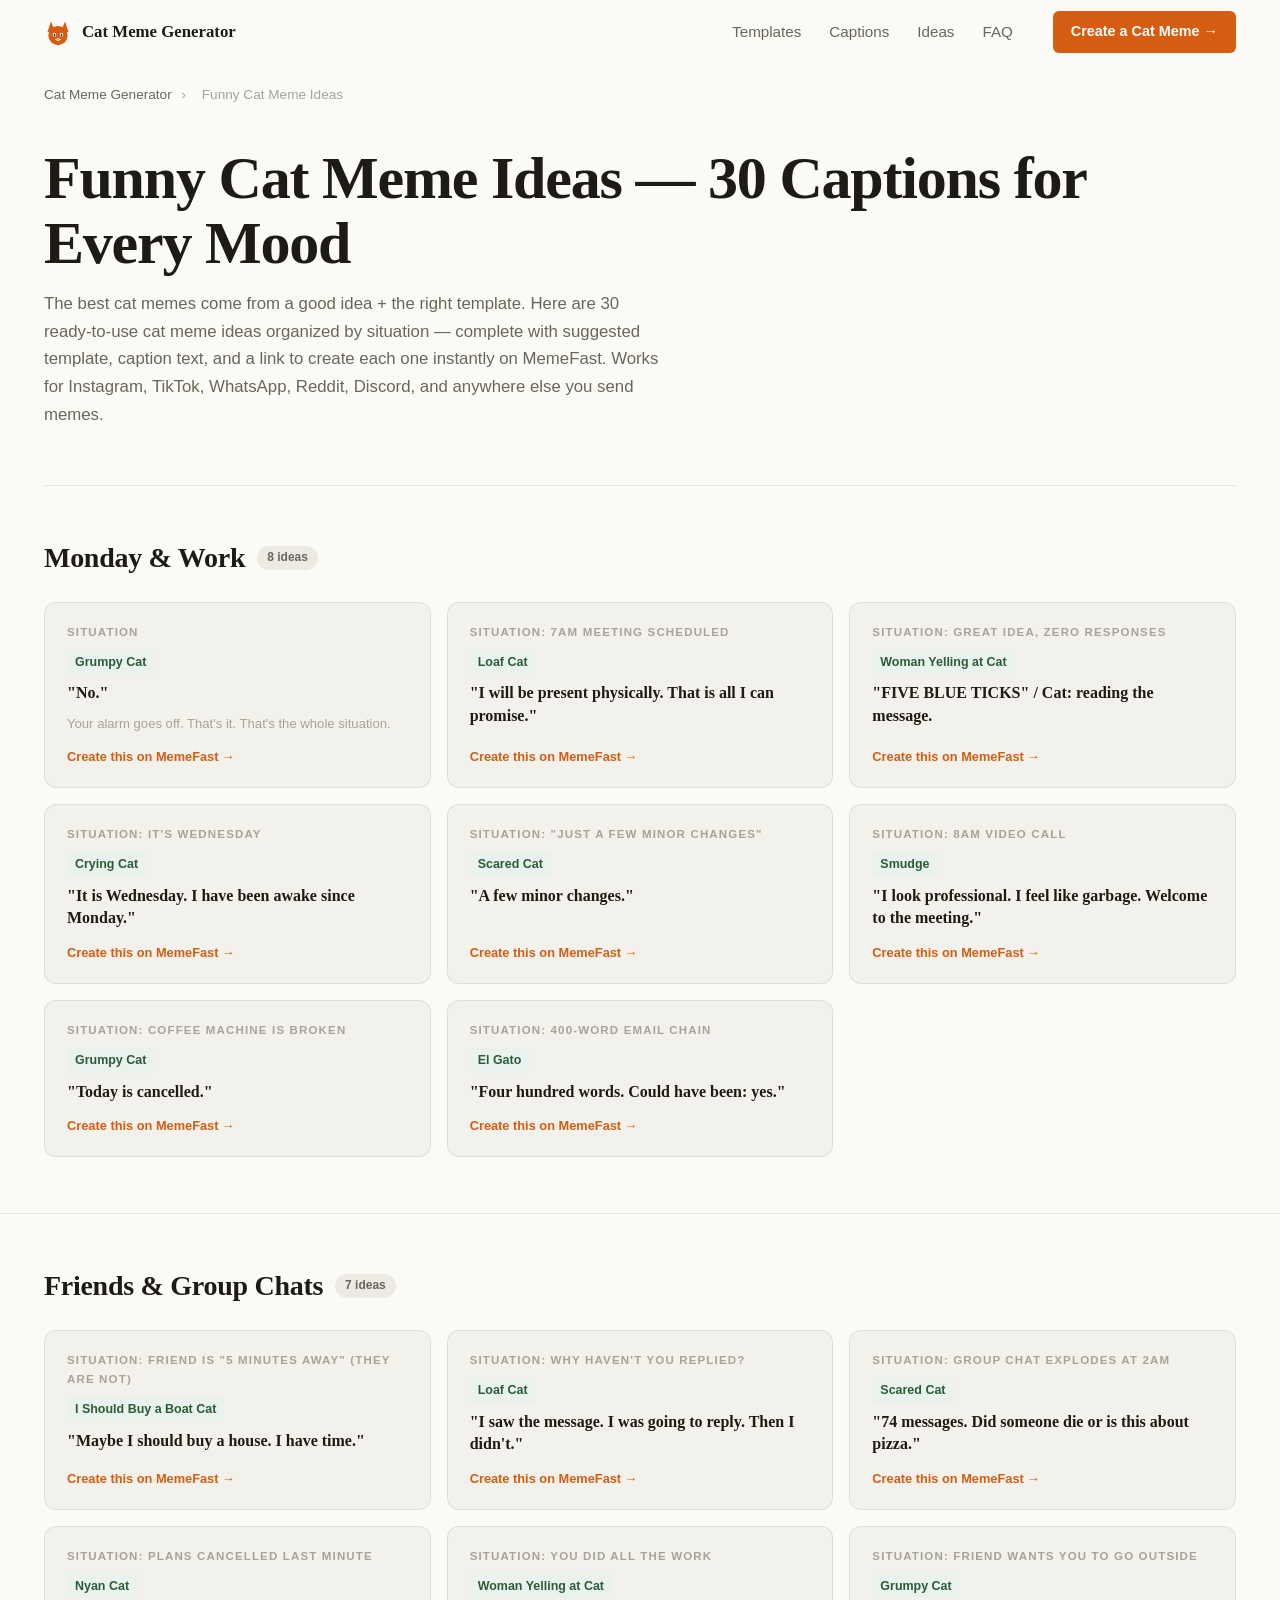
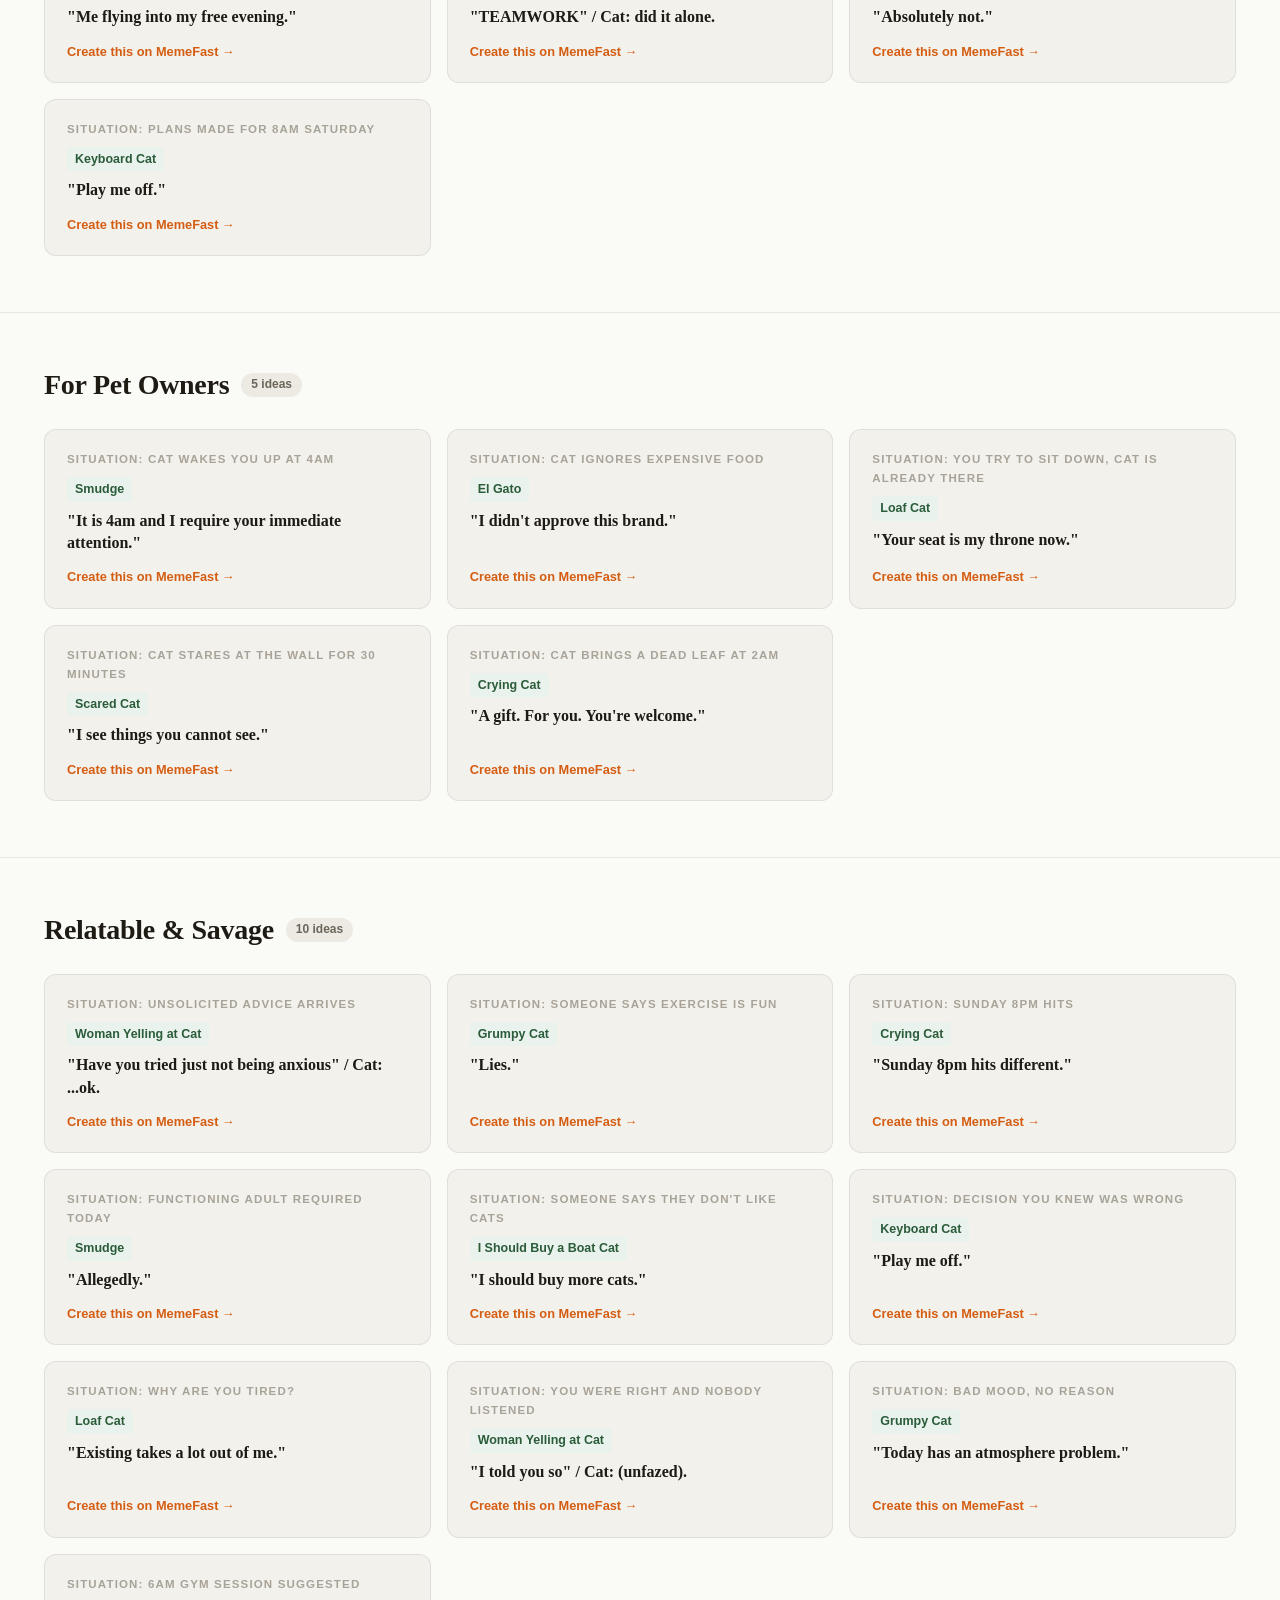
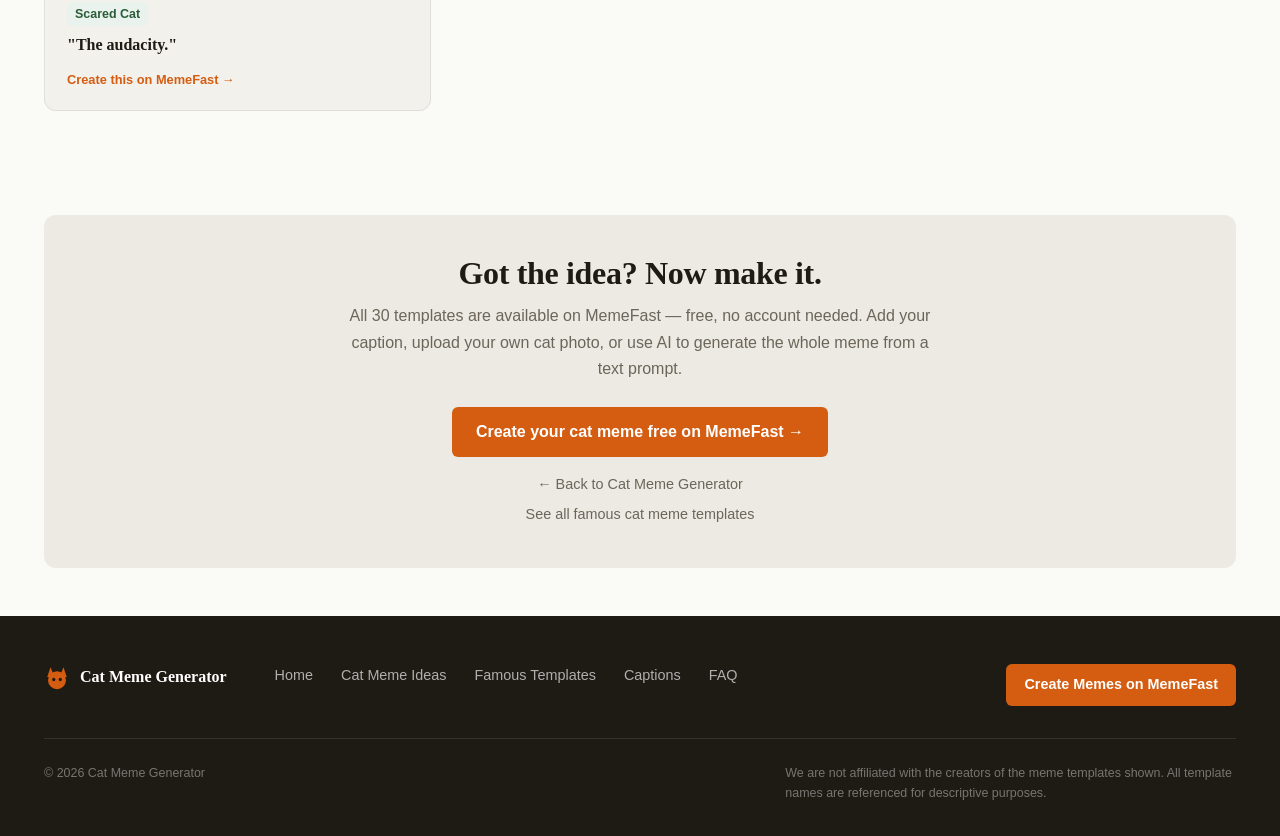
<file: cat-meme-ideas.html>
<!doctype html>
<html lang="en">
  <head>
    <meta charset="UTF-8" />
    <meta name="viewport" content="width=device-width, initial-scale=1.0" />

    <!-- Primary SEO -->
    <title>Funny Cat Meme Ideas — 30 Captions and Templates for Every Situation</title>
    <meta
      name="description"
      content="30 funny cat meme ideas, captions, and template suggestions for work, Monday, food, and savage humor. Find the perfect cat meme and create it free on MemeFast."
    />
    <link rel="canonical" href="https://memefastapp.github.io/cat-meme-generator/cat-meme-ideas.html" />

    <!-- hreflang / GEO -->
    <link rel="alternate" hreflang="en" href="https://memefastapp.github.io/cat-meme-generator/cat-meme-ideas.html" />
    <link rel="alternate" hreflang="en-us" href="https://memefastapp.github.io/cat-meme-generator/cat-meme-ideas.html" />
    <link rel="alternate" hreflang="en-gb" href="https://memefastapp.github.io/cat-meme-generator/cat-meme-ideas.html" />
    <link rel="alternate" hreflang="en-au" href="https://memefastapp.github.io/cat-meme-generator/cat-meme-ideas.html" />
    <link rel="alternate" hreflang="en-ca" href="https://memefastapp.github.io/cat-meme-generator/cat-meme-ideas.html" />
    <link rel="alternate" hreflang="x-default" href="https://memefastapp.github.io/cat-meme-generator/cat-meme-ideas.html" />

    <!-- Geo meta -->
    <meta name="geo.region" content="US" />
    <meta name="geo.placename" content="United States" />
    <meta name="language" content="English" />

    <!-- Open Graph -->
    <meta property="og:title" content="Funny Cat Meme Ideas — 30 Captions for Every Mood" />
    <meta
      property="og:description"
      content="30 cat meme ideas with template suggestions and ready-to-use captions. Work, Monday, pets, savage — find your perfect cat meme."
    />
    <meta property="og:type" content="website" />
    <meta property="og:url" content="https://memefastapp.github.io/cat-meme-generator/cat-meme-ideas.html" />
    <meta property="og:image" content="https://memefastapp.github.io/cat-meme-generator/assets/og-image.svg" />
    <meta property="og:locale" content="en_US" />

    <!-- Twitter / X -->
    <meta name="twitter:card" content="summary_large_image" />
    <meta name="twitter:title" content="Funny Cat Meme Ideas — 30 Captions for Every Mood" />
    <meta name="twitter:description" content="30 ready-to-use cat meme ideas sorted by situation. Free to create on MemeFast." />
    <meta name="twitter:image" content="https://memefastapp.github.io/cat-meme-generator/assets/og-image.svg" />

    <!-- JSON-LD: BreadcrumbList -->
    <script type="application/ld+json">
      {
        "@context": "https://schema.org",
        "@type": "BreadcrumbList",
        "itemListElement": [
          {
            "@type": "ListItem",
            "position": 1,
            "name": "Cat Meme Generator",
            "item": "https://memefastapp.github.io/cat-meme-generator/"
          },
          {
            "@type": "ListItem",
            "position": 2,
            "name": "Funny Cat Meme Ideas",
            "item": "https://memefastapp.github.io/cat-meme-generator/cat-meme-ideas.html"
          }
        ]
      }
    </script>

    <!-- Fonts -->
    <link rel="preconnect" href="https://api.fontshare.com" crossorigin />
    <link href="https://api.fontshare.com/v2/css?f[]=cabinet-grotesk@800,700&f[]=satoshi@400,500,700&display=swap" rel="stylesheet" />

    <link rel="stylesheet" href="./styles.css" />
  </head>
  <body>
    <a href="#main" class="skip-link">Skip to main content</a>

    <!-- ===== HEADER ===== -->
    <header>
      <nav class="container nav-inner" aria-label="Main navigation">
        <a href="./" class="nav-logo" aria-label="Cat Meme Generator home">
          <svg xmlns="http://www.w3.org/2000/svg" viewBox="0 0 32 32" fill="none" aria-hidden="true" focusable="false">
            <polygon points="4,16 8,4 13,16" fill="currentColor" />
            <polygon points="19,16 24,4 28,16" fill="currentColor" />
            <circle cx="16" cy="20" r="11" fill="currentColor" />
            <ellipse cx="12" cy="19" rx="2" ry="2.2" fill="white" />
            <ellipse cx="20" cy="19" rx="2" ry="2.2" fill="white" />
            <ellipse cx="12" cy="19.5" rx="0.9" ry="1.4" fill="#1E1A14" />
            <ellipse cx="20" cy="19.5" rx="0.9" ry="1.4" fill="#1E1A14" />
            <polygon points="16,22.5 14.5,24 17.5,24" fill="white" />
            <path d="M13.5 24.5 Q16 26.5 18.5 24.5" stroke="white" stroke-width="1.2" stroke-linecap="round" fill="none" />
          </svg>
          Cat Meme Generator
        </a>

        <ul class="nav-links" role="list">
          <li><a href="./#templates">Templates</a></li>
          <li><a href="./#captions">Captions</a></li>
          <li><a href="./cat-meme-ideas.html" aria-current="page">Ideas</a></li>
          <li><a href="./#faq">FAQ</a></li>
        </ul>
        <a href="https://memefast.app" target="_blank" rel="noopener noreferrer" class="btn btn-primary nav-cta">Create a Cat Meme →</a>

        <button id="hamburger" aria-label="Open menu" aria-expanded="false" aria-controls="mobile-nav">
          <span></span><span></span><span></span>
        </button>
      </nav>

      <nav id="mobile-nav" aria-label="Mobile navigation">
        <a href="./#templates">Templates</a>
        <a href="./#captions">Captions</a>
        <a href="./cat-meme-ideas.html">Ideas</a>
        <a href="./#faq">FAQ</a>
        <a href="https://memefast.app" target="_blank" rel="noopener noreferrer" class="btn btn-primary">Create a Cat Meme →</a>
      </nav>
    </header>

    <!-- ===== MAIN ===== -->
    <main id="main">
      <div class="container">
        <!-- Breadcrumb -->
        <nav class="breadcrumb" aria-label="Breadcrumb">
          <a href="./">Cat Meme Generator</a>
          <span aria-hidden="true">›</span>
          <span aria-current="page">Funny Cat Meme Ideas</span>
        </nav>

        <!-- Hero -->
        <div class="ideas-hero">
          <h1>Funny Cat Meme Ideas — 30 Captions for Every Mood</h1>
          <p>
            The best cat memes come from a good idea + the right template. Here are 30 ready-to-use cat meme ideas organized by situation —
            complete with suggested template, caption text, and a link to create each one instantly on MemeFast. Works for Instagram,
            TikTok, WhatsApp, Reddit, Discord, and anywhere else you send memes.
          </p>
        </div>
      </div>

      <!-- ===== CATEGORY 1: MONDAY AND WORK ===== -->
      <section class="ideas-section" aria-labelledby="cat1-h2">
        <div class="container">
          <div class="ideas-category-label">
            <h2 id="cat1-h2">Monday &amp; Work</h2>
            <span class="ideas-category-count">8 ideas</span>
          </div>

          <div class="idea-entries">
            <article class="idea-entry">
              <span class="idea-situation">Situation</span>
              <span class="idea-template">Grumpy Cat</span>
              <p class="idea-caption">"No."</p>
              <p style="font-size: 0.82rem; color: var(--text-faint); margin: 0; max-width: none">
                Your alarm goes off. That's it. That's the whole situation.
              </p>
              <a href="https://memefast.app" target="_blank" rel="noopener noreferrer" class="idea-cta">Create this on MemeFast →</a>
            </article>

            <article class="idea-entry">
              <span class="idea-situation">Situation: 7am meeting scheduled</span>
              <span class="idea-template">Loaf Cat</span>
              <p class="idea-caption">"I will be present physically. That is all I can promise."</p>
              <a href="https://memefast.app" target="_blank" rel="noopener noreferrer" class="idea-cta">Create this on MemeFast →</a>
            </article>

            <article class="idea-entry">
              <span class="idea-situation">Situation: Great idea, zero responses</span>
              <span class="idea-template">Woman Yelling at Cat</span>
              <p class="idea-caption">"FIVE BLUE TICKS" / Cat: reading the message.</p>
              <a href="https://memefast.app" target="_blank" rel="noopener noreferrer" class="idea-cta">Create this on MemeFast →</a>
            </article>

            <article class="idea-entry">
              <span class="idea-situation">Situation: It's Wednesday</span>
              <span class="idea-template">Crying Cat</span>
              <p class="idea-caption">"It is Wednesday. I have been awake since Monday."</p>
              <a href="https://memefast.app" target="_blank" rel="noopener noreferrer" class="idea-cta">Create this on MemeFast →</a>
            </article>

            <article class="idea-entry">
              <span class="idea-situation">Situation: "Just a few minor changes"</span>
              <span class="idea-template">Scared Cat</span>
              <p class="idea-caption">"A few minor changes."</p>
              <a href="https://memefast.app" target="_blank" rel="noopener noreferrer" class="idea-cta">Create this on MemeFast →</a>
            </article>

            <article class="idea-entry">
              <span class="idea-situation">Situation: 8am video call</span>
              <span class="idea-template">Smudge</span>
              <p class="idea-caption">"I look professional. I feel like garbage. Welcome to the meeting."</p>
              <a href="https://memefast.app" target="_blank" rel="noopener noreferrer" class="idea-cta">Create this on MemeFast →</a>
            </article>

            <article class="idea-entry">
              <span class="idea-situation">Situation: Coffee machine is broken</span>
              <span class="idea-template">Grumpy Cat</span>
              <p class="idea-caption">"Today is cancelled."</p>
              <a href="https://memefast.app" target="_blank" rel="noopener noreferrer" class="idea-cta">Create this on MemeFast →</a>
            </article>

            <article class="idea-entry">
              <span class="idea-situation">Situation: 400-word email chain</span>
              <span class="idea-template">El Gato</span>
              <p class="idea-caption">"Four hundred words. Could have been: yes."</p>
              <a href="https://memefast.app" target="_blank" rel="noopener noreferrer" class="idea-cta">Create this on MemeFast →</a>
            </article>
          </div>
        </div>
      </section>

      <!-- ===== CATEGORY 2: FRIENDS AND GROUP CHATS ===== -->
      <section class="ideas-section" aria-labelledby="cat2-h2">
        <div class="container">
          <div class="ideas-category-label">
            <h2 id="cat2-h2">Friends &amp; Group Chats</h2>
            <span class="ideas-category-count">7 ideas</span>
          </div>

          <div class="idea-entries">
            <article class="idea-entry">
              <span class="idea-situation">Situation: Friend is "5 minutes away" (they are not)</span>
              <span class="idea-template">I Should Buy a Boat Cat</span>
              <p class="idea-caption">"Maybe I should buy a house. I have time."</p>
              <a href="https://memefast.app" target="_blank" rel="noopener noreferrer" class="idea-cta">Create this on MemeFast →</a>
            </article>

            <article class="idea-entry">
              <span class="idea-situation">Situation: Why haven't you replied?</span>
              <span class="idea-template">Loaf Cat</span>
              <p class="idea-caption">"I saw the message. I was going to reply. Then I didn't."</p>
              <a href="https://memefast.app" target="_blank" rel="noopener noreferrer" class="idea-cta">Create this on MemeFast →</a>
            </article>

            <article class="idea-entry">
              <span class="idea-situation">Situation: Group chat explodes at 2am</span>
              <span class="idea-template">Scared Cat</span>
              <p class="idea-caption">"74 messages. Did someone die or is this about pizza."</p>
              <a href="https://memefast.app" target="_blank" rel="noopener noreferrer" class="idea-cta">Create this on MemeFast →</a>
            </article>

            <article class="idea-entry">
              <span class="idea-situation">Situation: Plans cancelled last minute</span>
              <span class="idea-template">Nyan Cat</span>
              <p class="idea-caption">"Me flying into my free evening."</p>
              <a href="https://memefast.app" target="_blank" rel="noopener noreferrer" class="idea-cta">Create this on MemeFast →</a>
            </article>

            <article class="idea-entry">
              <span class="idea-situation">Situation: You did all the work</span>
              <span class="idea-template">Woman Yelling at Cat</span>
              <p class="idea-caption">"TEAMWORK" / Cat: did it alone.</p>
              <a href="https://memefast.app" target="_blank" rel="noopener noreferrer" class="idea-cta">Create this on MemeFast →</a>
            </article>

            <article class="idea-entry">
              <span class="idea-situation">Situation: Friend wants you to go outside</span>
              <span class="idea-template">Grumpy Cat</span>
              <p class="idea-caption">"Absolutely not."</p>
              <a href="https://memefast.app" target="_blank" rel="noopener noreferrer" class="idea-cta">Create this on MemeFast →</a>
            </article>

            <article class="idea-entry">
              <span class="idea-situation">Situation: Plans made for 8am Saturday</span>
              <span class="idea-template">Keyboard Cat</span>
              <p class="idea-caption">"Play me off."</p>
              <a href="https://memefast.app" target="_blank" rel="noopener noreferrer" class="idea-cta">Create this on MemeFast →</a>
            </article>
          </div>
        </div>
      </section>

      <!-- ===== CATEGORY 3: PET OWNERS ===== -->
      <section class="ideas-section" aria-labelledby="cat3-h2">
        <div class="container">
          <div class="ideas-category-label">
            <h2 id="cat3-h2">For Pet Owners</h2>
            <span class="ideas-category-count">5 ideas</span>
          </div>

          <div class="idea-entries">
            <article class="idea-entry">
              <span class="idea-situation">Situation: Cat wakes you up at 4am</span>
              <span class="idea-template">Smudge</span>
              <p class="idea-caption">"It is 4am and I require your immediate attention."</p>
              <a href="https://memefast.app" target="_blank" rel="noopener noreferrer" class="idea-cta">Create this on MemeFast →</a>
            </article>

            <article class="idea-entry">
              <span class="idea-situation">Situation: Cat ignores expensive food</span>
              <span class="idea-template">El Gato</span>
              <p class="idea-caption">"I didn't approve this brand."</p>
              <a href="https://memefast.app" target="_blank" rel="noopener noreferrer" class="idea-cta">Create this on MemeFast →</a>
            </article>

            <article class="idea-entry">
              <span class="idea-situation">Situation: You try to sit down, cat is already there</span>
              <span class="idea-template">Loaf Cat</span>
              <p class="idea-caption">"Your seat is my throne now."</p>
              <a href="https://memefast.app" target="_blank" rel="noopener noreferrer" class="idea-cta">Create this on MemeFast →</a>
            </article>

            <article class="idea-entry">
              <span class="idea-situation">Situation: Cat stares at the wall for 30 minutes</span>
              <span class="idea-template">Scared Cat</span>
              <p class="idea-caption">"I see things you cannot see."</p>
              <a href="https://memefast.app" target="_blank" rel="noopener noreferrer" class="idea-cta">Create this on MemeFast →</a>
            </article>

            <article class="idea-entry">
              <span class="idea-situation">Situation: Cat brings a dead leaf at 2am</span>
              <span class="idea-template">Crying Cat</span>
              <p class="idea-caption">"A gift. For you. You're welcome."</p>
              <a href="https://memefast.app" target="_blank" rel="noopener noreferrer" class="idea-cta">Create this on MemeFast →</a>
            </article>
          </div>
        </div>
      </section>

      <!-- ===== CATEGORY 4: RELATABLE AND SAVAGE ===== -->
      <section class="ideas-section" aria-labelledby="cat4-h2">
        <div class="container">
          <div class="ideas-category-label">
            <h2 id="cat4-h2">Relatable &amp; Savage</h2>
            <span class="ideas-category-count">10 ideas</span>
          </div>

          <div class="idea-entries">
            <article class="idea-entry">
              <span class="idea-situation">Situation: Unsolicited advice arrives</span>
              <span class="idea-template">Woman Yelling at Cat</span>
              <p class="idea-caption">"Have you tried just not being anxious" / Cat: ...ok.</p>
              <a href="https://memefast.app" target="_blank" rel="noopener noreferrer" class="idea-cta">Create this on MemeFast →</a>
            </article>

            <article class="idea-entry">
              <span class="idea-situation">Situation: Someone says exercise is fun</span>
              <span class="idea-template">Grumpy Cat</span>
              <p class="idea-caption">"Lies."</p>
              <a href="https://memefast.app" target="_blank" rel="noopener noreferrer" class="idea-cta">Create this on MemeFast →</a>
            </article>

            <article class="idea-entry">
              <span class="idea-situation">Situation: Sunday 8pm hits</span>
              <span class="idea-template">Crying Cat</span>
              <p class="idea-caption">"Sunday 8pm hits different."</p>
              <a href="https://memefast.app" target="_blank" rel="noopener noreferrer" class="idea-cta">Create this on MemeFast →</a>
            </article>

            <article class="idea-entry">
              <span class="idea-situation">Situation: Functioning adult required today</span>
              <span class="idea-template">Smudge</span>
              <p class="idea-caption">"Allegedly."</p>
              <a href="https://memefast.app" target="_blank" rel="noopener noreferrer" class="idea-cta">Create this on MemeFast →</a>
            </article>

            <article class="idea-entry">
              <span class="idea-situation">Situation: Someone says they don't like cats</span>
              <span class="idea-template">I Should Buy a Boat Cat</span>
              <p class="idea-caption">"I should buy more cats."</p>
              <a href="https://memefast.app" target="_blank" rel="noopener noreferrer" class="idea-cta">Create this on MemeFast →</a>
            </article>

            <article class="idea-entry">
              <span class="idea-situation">Situation: Decision you knew was wrong</span>
              <span class="idea-template">Keyboard Cat</span>
              <p class="idea-caption">"Play me off."</p>
              <a href="https://memefast.app" target="_blank" rel="noopener noreferrer" class="idea-cta">Create this on MemeFast →</a>
            </article>

            <article class="idea-entry">
              <span class="idea-situation">Situation: Why are you tired?</span>
              <span class="idea-template">Loaf Cat</span>
              <p class="idea-caption">"Existing takes a lot out of me."</p>
              <a href="https://memefast.app" target="_blank" rel="noopener noreferrer" class="idea-cta">Create this on MemeFast →</a>
            </article>

            <article class="idea-entry">
              <span class="idea-situation">Situation: You were right and nobody listened</span>
              <span class="idea-template">Woman Yelling at Cat</span>
              <p class="idea-caption">"I told you so" / Cat: (unfazed).</p>
              <a href="https://memefast.app" target="_blank" rel="noopener noreferrer" class="idea-cta">Create this on MemeFast →</a>
            </article>

            <article class="idea-entry">
              <span class="idea-situation">Situation: Bad mood, no reason</span>
              <span class="idea-template">Grumpy Cat</span>
              <p class="idea-caption">"Today has an atmosphere problem."</p>
              <a href="https://memefast.app" target="_blank" rel="noopener noreferrer" class="idea-cta">Create this on MemeFast →</a>
            </article>

            <article class="idea-entry">
              <span class="idea-situation">Situation: 6am gym session suggested</span>
              <span class="idea-template">Scared Cat</span>
              <p class="idea-caption">"The audacity."</p>
              <a href="https://memefast.app" target="_blank" rel="noopener noreferrer" class="idea-cta">Create this on MemeFast →</a>
            </article>
          </div>
        </div>
      </section>

      <!-- BOTTOM CTA -->
      <div class="container">
        <div class="ideas-bottom-cta">
          <h2>Got the idea? Now make it.</h2>
          <p>
            All 30 templates are available on MemeFast — free, no account needed. Add your caption, upload your own cat photo, or use AI to
            generate the whole meme from a text prompt.
          </p>
          <a href="https://memefast.app" target="_blank" rel="noopener noreferrer" class="btn btn-primary"
            >Create your cat meme free on MemeFast →</a
          >
          <br />
          <a href="./" class="ideas-back-link">← Back to Cat Meme Generator</a>
          <br />
          <a href="./#templates" class="ideas-back-link" style="margin-top: 6px">See all famous cat meme templates</a>
        </div>
      </div>
    </main>

    <!-- FOOTER -->
    <footer>
      <div class="container">
        <div class="footer-inner">
          <a href="./" class="footer-logo" aria-label="Cat Meme Generator home">
            <svg xmlns="http://www.w3.org/2000/svg" viewBox="0 0 32 32" fill="none" aria-hidden="true" focusable="false">
              <polygon points="4,16 8,4 13,16" fill="currentColor" />
              <polygon points="19,16 24,4 28,16" fill="currentColor" />
              <circle cx="16" cy="20" r="11" fill="currentColor" />
              <ellipse cx="12" cy="19" rx="2" ry="2.2" fill="#1E1A14" />
              <ellipse cx="20" cy="19" rx="2" ry="2.2" fill="#1E1A14" />
            </svg>
            Cat Meme Generator
          </a>

          <nav class="footer-nav" aria-label="Footer navigation">
            <a href="./">Home</a>
            <a href="./cat-meme-ideas.html">Cat Meme Ideas</a>
            <a href="./#templates">Famous Templates</a>
            <a href="./#captions">Captions</a>
            <a href="./#faq">FAQ</a>
          </nav>

          <div class="footer-memefast">
            <a href="https://memefast.app" target="_blank" rel="noopener noreferrer">Create Memes on MemeFast</a>
          </div>
        </div>

        <div class="footer-bottom">
          <span>© 2026 Cat Meme Generator</span>
          <span class="footer-disclaimer"
            >We are not affiliated with the creators of the meme templates shown. All template names are referenced for descriptive
            purposes.</span
          >
        </div>
      </div>
    </footer>

    <script src="./script.js"></script>
  </body>
</html>
</file>
<file: styles.css>
/* ====================================================
   Cat Meme Generator — Stylesheet
   Tabby palette · Cabinet Grotesk + Satoshi
   ==================================================== */

/* === ROOT VARIABLES === */
:root {
  --bg: #fafaf7;
  --surface: #f3f1ec;
  --surface-2: #ede9e3;
  --border: rgba(0, 0, 0, 0.08);
  --text: #1e1a14;
  --text-muted: #6b6659;
  --text-faint: #a8a398;
  --accent: #d45d12;
  --accent-hover: #b84a08;
  --accent-bg: #fdf0e6;
  --secondary: #2b5c3a;
  --secondary-bg: #eaf2ed;
  --shadow: rgba(100, 60, 0, 0.08);
  --shadow-md: rgba(100, 60, 0, 0.12);
  --radius-btn: 6px;
  --radius-card: 12px;
  --font-display: "Cabinet Grotesk", Georgia, serif;
  --font-body: "Satoshi", Helvetica, Arial, sans-serif;
  --nav-h: 64px;
}

/* === RESET === */
*,
*::before,
*::after {
  box-sizing: border-box;
  margin: 0;
  padding: 0;
}

html {
  scroll-behavior: smooth;
  -webkit-text-size-adjust: 100%;
}

body {
  background: var(--bg);
  color: var(--text);
  font-family: var(--font-body);
  font-size: 1rem;
  line-height: 1.65;
  -webkit-font-smoothing: antialiased;
  -moz-osx-font-smoothing: grayscale;
}

img,
svg {
  display: block;
  max-width: 100%;
}
a {
  color: inherit;
}
ul,
ol {
  list-style: none;
}
button {
  cursor: pointer;
  border: none;
  background: none;
  font: inherit;
}

/* === SKIP LINK === */
.skip-link {
  position: absolute;
  top: -100%;
  left: 16px;
  padding: 8px 16px;
  background: var(--accent);
  color: #fff;
  font-weight: 700;
  border-radius: 0 0 var(--radius-btn) var(--radius-btn);
  text-decoration: none;
  z-index: 9999;
  transition: top 0.2s;
}
.skip-link:focus {
  top: 0;
}

/* === TYPOGRAPHY === */
h1 {
  font-family: var(--font-display);
  font-weight: 800;
  font-size: clamp(2rem, 5vw, 3.75rem);
  line-height: 1.08;
  letter-spacing: -0.02em;
  color: var(--text);
}
h2 {
  font-family: var(--font-display);
  font-weight: 700;
  font-size: clamp(1.5rem, 3vw, 2.5rem);
  line-height: 1.15;
  letter-spacing: -0.01em;
  color: var(--text);
}
h3 {
  font-family: var(--font-display);
  font-weight: 700;
  font-size: clamp(1.05rem, 2vw, 1.35rem);
  line-height: 1.25;
  color: var(--text);
}

p {
  max-width: 66ch;
}

/* === BUTTONS === */
.btn {
  display: inline-flex;
  align-items: center;
  gap: 6px;
  padding: 12px 24px;
  border-radius: var(--radius-btn);
  font-family: var(--font-body);
  font-weight: 700;
  font-size: 1rem;
  text-decoration: none;
  transition:
    background 0.15s,
    color 0.15s,
    transform 0.1s;
  white-space: nowrap;
}
.btn:focus-visible {
  outline: 2px solid var(--accent);
  outline-offset: 3px;
}
.btn-primary {
  background: var(--accent);
  color: #fff;
}
.btn-primary:hover {
  background: var(--accent-hover);
  transform: translateY(-1px);
}
.btn-secondary {
  background: transparent;
  color: var(--accent);
  border: 1.5px solid var(--accent);
}
.btn-secondary:hover {
  background: var(--accent-bg);
}
.btn-green {
  background: var(--secondary);
  color: #fff;
}
.btn-green:hover {
  background: #244d31;
  transform: translateY(-1px);
}

/* inline text link style */
.link-accent {
  color: var(--accent);
  text-decoration: underline;
  text-underline-offset: 3px;
  font-weight: 500;
}
.link-accent:hover {
  color: var(--accent-hover);
}

/* === SECTION LAYOUT === */
.section {
  padding: 80px 0;
}
.section-narrow {
  padding: 60px 0;
}
.section-lg {
  padding: 100px 0;
}

.container {
  width: 100%;
  max-width: 1240px;
  margin: 0 auto;
  padding: 0 24px;
}
.container-narrow {
  width: 100%;
  max-width: 820px;
  margin: 0 auto;
  padding: 0 24px;
}

/* section label */
.section-label {
  display: inline-block;
  font-size: 0.72rem;
  font-weight: 700;
  letter-spacing: 0.12em;
  text-transform: uppercase;
  color: var(--accent);
  margin-bottom: 12px;
}

.section-intro {
  color: var(--text-muted);
  font-size: 1.05rem;
  margin-top: 12px;
  max-width: 62ch;
}

/* === HEADER / NAV === */
header {
  position: sticky;
  top: 0;
  z-index: 100;
  height: var(--nav-h);
  background: var(--bg);
  border-bottom: 1px solid transparent;
  transition:
    border-color 0.2s,
    box-shadow 0.2s;
}
header.scrolled {
  border-color: var(--border);
  box-shadow: 0 1px 16px var(--shadow);
}
.nav-inner {
  display: flex;
  align-items: center;
  height: var(--nav-h);
  gap: 32px;
}
.nav-logo {
  display: flex;
  align-items: center;
  gap: 10px;
  text-decoration: none;
  color: var(--text);
  font-family: var(--font-display);
  font-weight: 800;
  font-size: 1.05rem;
  flex-shrink: 0;
}
.nav-logo svg {
  width: 28px;
  height: 28px;
  color: var(--accent);
}
.nav-links {
  display: flex;
  align-items: center;
  gap: 28px;
  margin-left: auto;
}
.nav-links a {
  text-decoration: none;
  color: var(--text-muted);
  font-weight: 500;
  font-size: 0.95rem;
  transition: color 0.15s;
}
.nav-links a:hover {
  color: var(--text);
}
.nav-cta {
  margin-left: 8px;
  padding: 9px 18px;
  font-size: 0.9rem;
}

/* hamburger */
#hamburger {
  display: none;
  flex-direction: column;
  justify-content: center;
  gap: 5px;
  width: 40px;
  height: 40px;
  padding: 8px;
  border-radius: var(--radius-btn);
  margin-left: auto;
  background: none;
}
#hamburger span {
  display: block;
  width: 22px;
  height: 2px;
  background: var(--text);
  border-radius: 2px;
  transition: all 0.22s;
}
#hamburger[aria-expanded="true"] span:nth-child(1) {
  transform: translateY(7px) rotate(45deg);
}
#hamburger[aria-expanded="true"] span:nth-child(2) {
  opacity: 0;
}
#hamburger[aria-expanded="true"] span:nth-child(3) {
  transform: translateY(-7px) rotate(-45deg);
}
#hamburger:focus-visible {
  outline: 2px solid var(--accent);
}

/* mobile nav */
#mobile-nav {
  display: none;
  flex-direction: column;
  background: var(--bg);
  border-bottom: 1px solid var(--border);
  padding: 16px 24px 24px;
  gap: 4px;
}
#mobile-nav.is-open {
  display: flex;
}
#mobile-nav a {
  text-decoration: none;
  color: var(--text);
  font-weight: 500;
  font-size: 1.05rem;
  padding: 10px 0;
  border-bottom: 1px solid var(--border);
}
#mobile-nav a:last-child {
  border-bottom: none;
}
#mobile-nav .btn {
  margin-top: 12px;
  width: 100%;
  justify-content: center;
}

/* === HERO SECTION === */
.hero {
  padding: 72px 0 56px;
  overflow: hidden;
}
.hero-inner {
  display: grid;
  grid-template-columns: 1fr 1fr;
  gap: 56px;
  align-items: center;
}
.hero-content {
  max-width: 560px;
}
.hero-eyebrow {
  display: inline-block;
  font-size: 0.8rem;
  font-weight: 700;
  letter-spacing: 0.06em;
  color: var(--text-muted);
  background: var(--surface-2);
  border-radius: 20px;
  padding: 5px 14px;
  margin-bottom: 20px;
}
.hero h1 {
  margin-bottom: 18px;
}
.hero-sub {
  font-size: clamp(1rem, 1.8vw, 1.15rem);
  color: var(--text-muted);
  margin-bottom: 28px;
  max-width: 52ch;
}
.hero-actions {
  display: flex;
  flex-wrap: wrap;
  align-items: center;
  gap: 14px;
  margin-bottom: 0;
}
.hero-link-secondary {
  color: var(--text-muted);
  font-weight: 500;
  text-decoration: none;
  font-size: 0.95rem;
  transition: color 0.15s;
}
.hero-link-secondary:hover {
  color: var(--accent);
}
.hero-link-secondary::after {
  content: " →";
}

/* hero meme grid */
.hero-memes {
  display: grid;
  grid-template-columns: 1fr 1fr;
  gap: 14px;
  transform: rotate(2deg);
}
.hero-memes .meme-frame:nth-child(2) {
  transform: translateY(18px);
}
.hero-memes .meme-frame:nth-child(3) {
  transform: translateY(-8px);
}

/* === TRUST BAR === */
.trust-bar {
  background: var(--surface);
  border-top: 1px solid var(--border);
  border-bottom: 1px solid var(--border);
  padding: 14px 0;
  font-size: 0.85rem;
  color: var(--text-muted);
  font-weight: 500;
  text-align: center;
  line-height: 1.6;
}

/* === MEME MOCK FRAMES === */
.meme-frame {
  position: relative;
  border-radius: 8px;
  overflow: hidden;
  box-shadow: 0 4px 20px var(--shadow-md);
  aspect-ratio: 1;
  flex-shrink: 0;
}
.meme-img {
  width: 100%;
  height: 100%;
  min-height: 120px;
}
/* Individual card backgrounds */
.meme-img.woman-yelling {
  background: linear-gradient(90deg, #c9a97e 50%, #9a9590 50%);
}
.meme-img.grumpy {
  background: linear-gradient(160deg, #7a6e68 30%, #4e4744 100%);
}
.meme-img.smudge {
  background: linear-gradient(135deg, #c5c0b9 0%, #a09c96 100%);
}
.meme-img.boat-cat {
  background: linear-gradient(160deg, #6ba3c4 40%, #4a85a4 100%);
}
.meme-img.crying-cat {
  background: linear-gradient(160deg, #8baabc 30%, #6f90a0 100%);
}
.meme-img.keyboard-cat {
  background: linear-gradient(135deg, #c4a24a 30%, #8a6e28 100%);
}
.meme-img.nyan-cat {
  background: linear-gradient(135deg, #5b5fa8 0%, #3d4083 60%, #7b3f8c 100%);
}
.meme-img.el-gato {
  background: linear-gradient(160deg, #e0ddd8 30%, #b8b3ae 100%);
}
.meme-img.loaf-cat {
  background: linear-gradient(135deg, #a8b89e 30%, #7a9070 100%);
}
.meme-img.scared-cat {
  background: linear-gradient(135deg, #d4c89e 30%, #b0a47a 100%);
}

/* subtle grid texture overlay on image area */
.meme-img::after {
  content: "";
  position: absolute;
  inset: 0;
  background-image:
    linear-gradient(rgba(255, 255, 255, 0.04) 1px, transparent 1px), linear-gradient(90deg, rgba(255, 255, 255, 0.04) 1px, transparent 1px);
  background-size: 16px 16px;
  pointer-events: none;
}

.meme-caption {
  position: absolute;
  left: 0;
  right: 0;
  background: rgba(0, 0, 0, 0.82);
  color: #fff;
  font-family: Impact, "Arial Narrow", Arial, sans-serif;
  font-size: clamp(9px, 1.4vw, 13px);
  text-transform: uppercase;
  letter-spacing: 0.06em;
  text-align: center;
  padding: 5px 8px;
  line-height: 1.3;
}
.meme-caption.top {
  top: 0;
}
.meme-caption.bottom {
  bottom: 0;
}

/* === TEMPLATES SECTION === */
.templates {
  background: var(--surface);
}

.templates-grid {
  display: grid;
  grid-template-columns: repeat(12, 1fr);
  gap: 20px;
  margin-top: 40px;
}
.template-card {
  background: var(--bg);
  border-radius: var(--radius-card);
  overflow: hidden;
  box-shadow: 0 2px 12px var(--shadow);
  display: flex;
  flex-direction: column;
  transition:
    transform 0.18s,
    box-shadow 0.18s;
}
.template-card:hover {
  transform: translateY(-3px);
  box-shadow: 0 8px 28px var(--shadow-md);
}
.template-card:nth-child(1) {
  grid-column: span 4;
}
.template-card:nth-child(2) {
  grid-column: span 4;
}
.template-card:nth-child(3) {
  grid-column: span 4;
}
.template-card:nth-child(4) {
  grid-column: span 6;
}
.template-card:nth-child(5) {
  grid-column: span 6;
}
.template-card:nth-child(6) {
  grid-column: span 3;
}
.template-card:nth-child(7) {
  grid-column: span 3;
}
.template-card:nth-child(8) {
  grid-column: span 3;
}
.template-card:nth-child(9) {
  grid-column: span 3;
}
.template-card:nth-child(10) {
  grid-column: span 12;
  flex-direction: row;
}
.template-card:nth-child(10) .meme-frame {
  width: 300px;
  flex-shrink: 0;
  aspect-ratio: unset;
  height: 180px;
  border-radius: 0;
}
.template-card:nth-child(10) .meme-img {
  height: 100%;
}

.template-card .meme-frame {
  border-radius: 0;
  aspect-ratio: 4/3;
}
.template-card:nth-child(4) .meme-frame,
.template-card:nth-child(5) .meme-frame {
  aspect-ratio: 16/9;
}

.template-info {
  padding: 16px 18px 18px;
  display: flex;
  flex-direction: column;
  flex: 1;
  gap: 6px;
}
.template-info h3 {
  font-size: 1rem;
}
.template-info p {
  font-size: 0.875rem;
  color: var(--text-muted);
  margin: 0;
  max-width: none;
}
.template-example {
  font-size: 0.82rem;
  color: var(--text-faint);
  font-style: italic;
  margin-top: 2px !important;
}
.template-info .btn-secondary {
  margin-top: auto;
  padding: 7px 14px;
  font-size: 0.82rem;
  align-self: flex-start;
}

/* === HOW-TO SECTION === */
.howto {
  background: var(--accent-bg);
}
.steps-strip {
  display: grid;
  grid-template-columns: repeat(3, 1fr);
  gap: 2px;
  margin-top: 40px;
  background: var(--border);
  border-radius: var(--radius-card);
  overflow: hidden;
}
.step {
  background: var(--bg);
  padding: 32px 28px;
  position: relative;
}
.step-num {
  font-family: var(--font-display);
  font-weight: 800;
  font-size: 3rem;
  color: var(--accent-bg);
  line-height: 1;
  margin-bottom: 16px;
  -webkit-text-stroke: 2px var(--accent);
}
.step h3 {
  margin-bottom: 8px;
}
.step p {
  font-size: 0.9rem;
  color: var(--text-muted);
  max-width: none;
}
.howto-cta {
  margin-top: 36px;
  text-align: center;
}

/* === CAPTIONS SECTION === */
.captions {
  background: var(--bg);
}
.captions-grid {
  display: grid;
  grid-template-columns: repeat(auto-fill, minmax(240px, 1fr));
  gap: 14px;
  margin-top: 36px;
}
.caption-card {
  background: var(--surface-2);
  border-radius: var(--radius-card);
  padding: 18px 20px;
  display: flex;
  flex-direction: column;
  gap: 8px;
  border: 1px solid var(--border);
  transition: box-shadow 0.15s;
}
.caption-card:hover {
  box-shadow: 0 4px 16px var(--shadow);
}
.caption-mood {
  font-size: 0.67rem;
  font-weight: 700;
  letter-spacing: 0.12em;
  text-transform: uppercase;
  color: var(--accent);
  background: var(--accent-bg);
  border-radius: 4px;
  padding: 2px 8px;
  display: inline-block;
  align-self: flex-start;
}
.caption-mood.monday {
  color: #7a5c10;
  background: #fdf4d6;
}
.caption-mood.savage {
  color: #6b1a1a;
  background: #faeaea;
}
.caption-mood.work {
  color: var(--secondary);
  background: var(--secondary-bg);
}

.caption-text {
  font-family: var(--font-display);
  font-weight: 700;
  font-size: 1rem;
  color: var(--text);
  line-height: 1.4;
  flex: 1;
}
.caption-link {
  font-size: 0.78rem;
  color: var(--text-faint);
  text-decoration: none;
  font-weight: 500;
  transition: color 0.15s;
  margin-top: 4px;
}
.caption-link:hover {
  color: var(--accent);
}

/* === WHY CATS SECTION === */
.why-cats {
  background: var(--surface);
  padding: 80px 0;
}
.why-cats-inner {
  display: grid;
  grid-template-columns: 5fr 4fr;
  gap: 72px;
  align-items: center;
}
.why-cats-content h2 {
  margin-bottom: 20px;
}
.why-cats-content p {
  color: var(--text-muted);
  margin-bottom: 16px;
}
.why-cats-cta {
  margin-top: 28px;
}
.why-accent-box {
  background: var(--accent);
  border-radius: var(--radius-card);
  padding: 32px 28px;
  color: #fff;
}
.why-accent-box .quote {
  font-family: var(--font-display);
  font-weight: 800;
  font-size: clamp(1.3rem, 2.5vw, 1.8rem);
  line-height: 1.25;
  margin-bottom: 16px;
}
.why-accent-box .quote-attr {
  font-size: 0.8rem;
  opacity: 0.75;
  font-weight: 500;
}

/* === MOODS SECTION === */
.moods {
  background: var(--bg);
}
.moods-grid {
  display: grid;
  grid-template-columns: repeat(3, 1fr);
  gap: 16px;
  margin-top: 36px;
}
.mood-tile {
  background: var(--surface-2);
  border-radius: var(--radius-card);
  padding: 24px;
  border: 1px solid var(--border);
  display: flex;
  flex-direction: column;
  gap: 12px;
  transition:
    border-color 0.15s,
    box-shadow 0.15s;
}
.mood-tile:hover {
  border-color: rgba(212, 93, 18, 0.25);
  box-shadow: 0 4px 20px var(--shadow);
}
.mood-label {
  font-family: var(--font-display);
  font-weight: 700;
  font-size: 1.05rem;
}
.mood-examples {
  list-style: none;
  display: flex;
  flex-direction: column;
  gap: 4px;
}
.mood-examples li {
  font-size: 0.84rem;
  color: var(--text-muted);
  padding-left: 14px;
  position: relative;
}
.mood-examples li::before {
  content: "—";
  position: absolute;
  left: 0;
  color: var(--text-faint);
}
.mood-cta {
  margin-top: 4px;
  font-size: 0.8rem;
  color: var(--accent);
  text-decoration: none;
  font-weight: 700;
  transition: color 0.15s;
}
.mood-cta:hover {
  color: var(--accent-hover);
}

/* === PLATFORMS SECTION === */
.platforms {
  background: var(--surface);
}
.platforms-grid {
  display: grid;
  grid-template-columns: repeat(auto-fill, minmax(300px, 1fr));
  gap: 20px;
  margin-top: 36px;
}
.platform-card {
  background: var(--bg);
  border-radius: var(--radius-card);
  padding: 24px 26px;
  border: 1px solid var(--border);
}
.platform-name {
  font-family: var(--font-display);
  font-weight: 700;
  font-size: 1rem;
  color: var(--text);
  margin-bottom: 8px;
}
.platform-card p {
  font-size: 0.875rem;
  color: var(--text-muted);
  margin-bottom: 12px;
  max-width: none;
}
.platform-link {
  font-size: 0.82rem;
  color: var(--secondary);
  text-decoration: none;
  font-weight: 700;
  transition: color 0.15s;
}
.platform-link:hover {
  color: #244d31;
}

/* === FAQ SECTION === */
.faq {
  background: var(--bg);
}
.faq-list {
  margin-top: 36px;
  display: flex;
  flex-direction: column;
  gap: 2px;
  max-width: 820px;
}
.faq-item {
  background: var(--surface);
  border-radius: var(--radius-btn);
  overflow: hidden;
  border: 1px solid var(--border);
}
.faq-question {
  width: 100%;
  text-align: left;
  padding: 18px 22px;
  font-family: var(--font-display);
  font-weight: 700;
  font-size: 1rem;
  color: var(--text);
  display: flex;
  justify-content: space-between;
  align-items: center;
  gap: 16px;
  background: none;
  transition: background 0.15s;
}
.faq-question:hover {
  background: var(--surface-2);
}
.faq-question:focus-visible {
  outline: 2px solid var(--accent);
  outline-offset: -2px;
}
.faq-chevron {
  width: 20px;
  height: 20px;
  flex-shrink: 0;
  color: var(--text-faint);
  transition: transform 0.22s;
}
.faq-item[data-open] .faq-chevron {
  transform: rotate(180deg);
}
.faq-item[data-open] .faq-question {
  background: var(--surface-2);
}

.faq-answer {
  max-height: 0;
  overflow: hidden;
  transition: max-height 0.3s ease;
}
.faq-item[data-open] .faq-answer {
  max-height: 400px;
}
.faq-answer-inner {
  padding: 0 22px 20px;
  font-size: 0.94rem;
  color: var(--text-muted);
  line-height: 1.7;
  max-width: none;
  border-top: 1px solid var(--border);
  padding-top: 16px;
}
.faq-answer-inner p {
  max-width: none;
}

/* === CTA BANNER === */
.cta-banner {
  background: var(--accent);
  padding: 72px 0;
  text-align: center;
}
.cta-banner h2 {
  color: #fff;
  font-size: clamp(1.75rem, 4vw, 3rem);
  margin-bottom: 14px;
}
.cta-banner p {
  color: rgba(255, 255, 255, 0.85);
  font-size: 1.05rem;
  margin: 0 auto 28px;
  max-width: 52ch;
}
.btn-white {
  background: #fff;
  color: var(--accent);
  font-weight: 700;
}
.btn-white:hover {
  background: #fdf0e6;
  transform: translateY(-1px);
}
.cta-trust {
  margin-top: 16px;
  font-size: 0.8rem;
  color: rgba(255, 255, 255, 0.7);
}

/* === FOOTER === */
footer {
  background: var(--text);
  color: rgba(255, 255, 255, 0.75);
  padding: 48px 0 32px;
}
.footer-inner {
  display: grid;
  grid-template-columns: auto 1fr auto;
  gap: 48px;
  align-items: start;
  padding-bottom: 32px;
  border-bottom: 1px solid rgba(255, 255, 255, 0.1);
}
.footer-logo {
  display: flex;
  align-items: center;
  gap: 10px;
  text-decoration: none;
  color: #fff;
  font-family: var(--font-display);
  font-weight: 800;
  font-size: 1rem;
}
.footer-logo svg {
  width: 26px;
  height: 26px;
  color: var(--accent);
}
.footer-nav {
  display: flex;
  flex-wrap: wrap;
  gap: 8px 28px;
}
.footer-nav a {
  text-decoration: none;
  color: rgba(255, 255, 255, 0.65);
  font-size: 0.9rem;
  font-weight: 500;
  transition: color 0.15s;
}
.footer-nav a:hover {
  color: #fff;
}
.footer-memefast a {
  display: inline-block;
  background: var(--accent);
  color: #fff;
  text-decoration: none;
  padding: 9px 18px;
  border-radius: var(--radius-btn);
  font-weight: 700;
  font-size: 0.9rem;
  transition: background 0.15s;
}
.footer-memefast a:hover {
  background: var(--accent-hover);
}
.footer-bottom {
  padding-top: 24px;
  display: flex;
  flex-wrap: wrap;
  justify-content: space-between;
  gap: 8px;
  font-size: 0.78rem;
  color: rgba(255, 255, 255, 0.4);
}
.footer-disclaimer {
  max-width: 65ch;
}

/* === IDEAS PAGE === */
.breadcrumb {
  padding: 20px 0 0;
  font-size: 0.85rem;
  color: var(--text-faint);
}
.breadcrumb a {
  color: var(--text-muted);
  text-decoration: none;
}
.breadcrumb a:hover {
  color: var(--accent);
}
.breadcrumb span {
  color: var(--text-faint);
  margin: 0 6px;
}

.ideas-hero {
  padding: 40px 0 56px;
  border-bottom: 1px solid var(--border);
}
.ideas-hero h1 {
  margin-bottom: 14px;
}
.ideas-hero p {
  color: var(--text-muted);
  font-size: 1.05rem;
}

.ideas-section {
  padding: 56px 0;
  border-bottom: 1px solid var(--border);
}
.ideas-section:last-of-type {
  border-bottom: none;
}

.ideas-category-label {
  display: flex;
  align-items: center;
  gap: 12px;
  margin-bottom: 28px;
}
.ideas-category-label h2 {
  font-size: clamp(1.25rem, 2.5vw, 1.75rem);
}
.ideas-category-count {
  font-size: 0.75rem;
  font-weight: 700;
  background: var(--surface-2);
  color: var(--text-muted);
  padding: 2px 10px;
  border-radius: 20px;
}

.idea-entries {
  display: grid;
  grid-template-columns: repeat(auto-fill, minmax(320px, 1fr));
  gap: 16px;
}
.idea-entry {
  background: var(--surface);
  border-radius: var(--radius-card);
  padding: 20px 22px;
  display: flex;
  flex-direction: column;
  gap: 8px;
  border: 1px solid var(--border);
  transition:
    box-shadow 0.15s,
    border-color 0.15s;
}
.idea-entry:hover {
  box-shadow: 0 4px 16px var(--shadow);
  border-color: rgba(212, 93, 18, 0.2);
}
.idea-situation {
  font-size: 0.72rem;
  font-weight: 700;
  letter-spacing: 0.1em;
  text-transform: uppercase;
  color: var(--text-faint);
}
.idea-template {
  font-size: 0.78rem;
  font-weight: 700;
  color: var(--secondary);
  background: var(--secondary-bg);
  display: inline-block;
  padding: 2px 8px;
  border-radius: 4px;
  align-self: flex-start;
}
.idea-caption {
  font-family: var(--font-display);
  font-weight: 700;
  font-size: 1rem;
  color: var(--text);
  line-height: 1.4;
  flex: 1;
}
.idea-cta {
  font-size: 0.8rem;
  color: var(--accent);
  text-decoration: none;
  font-weight: 700;
  margin-top: 4px;
  transition: color 0.15s;
}
.idea-cta:hover {
  color: var(--accent-hover);
}

.ideas-bottom-cta {
  background: var(--surface-2);
  border-radius: var(--radius-card);
  padding: 40px 36px;
  text-align: center;
  margin: 48px 0;
}
.ideas-bottom-cta h2 {
  margin-bottom: 12px;
  font-size: clamp(1.4rem, 3vw, 2rem);
}
.ideas-bottom-cta p {
  color: var(--text-muted);
  margin: 0 auto 24px;
}
.ideas-back-link {
  display: inline-block;
  margin-top: 16px;
  color: var(--text-muted);
  text-decoration: none;
  font-size: 0.9rem;
  font-weight: 500;
}
.ideas-back-link:hover {
  color: var(--accent);
}

/* === 404 PAGE === */
.error-page {
  min-height: 60vh;
  display: flex;
  align-items: center;
  justify-content: center;
  text-align: center;
  padding: 80px 24px;
}
.error-code {
  font-family: var(--font-display);
  font-weight: 800;
  font-size: clamp(5rem, 15vw, 10rem);
  color: var(--surface-2);
  line-height: 1;
  -webkit-text-stroke: 2px var(--border);
  margin-bottom: 8px;
}
.error-cat {
  font-size: clamp(2.5rem, 6vw, 4rem);
  color: var(--accent);
  margin-bottom: 16px;
}
.error-page h1 {
  font-size: clamp(1.5rem, 3vw, 2.5rem);
  margin-bottom: 12px;
}
.error-page p {
  color: var(--text-muted);
  margin: 0 auto 28px;
}
.error-links {
  display: flex;
  gap: 12px;
  justify-content: center;
  flex-wrap: wrap;
}

/* === RESPONSIVE === */
@media (max-width: 1024px) {
  .templates-grid {
    grid-template-columns: repeat(6, 1fr);
  }
  .template-card:nth-child(1),
  .template-card:nth-child(2),
  .template-card:nth-child(3) {
    grid-column: span 3;
  }
  .template-card:nth-child(4),
  .template-card:nth-child(5) {
    grid-column: span 3;
  }
  .template-card:nth-child(6),
  .template-card:nth-child(7),
  .template-card:nth-child(8),
  .template-card:nth-child(9) {
    grid-column: span 3;
  }
  .template-card:nth-child(10) {
    grid-column: span 6;
  }
  .why-cats-inner {
    grid-template-columns: 1fr;
    gap: 36px;
  }
  .footer-inner {
    grid-template-columns: 1fr;
    gap: 24px;
  }
}

@media (max-width: 768px) {
  .section {
    padding: 56px 0;
  }
  .section-lg {
    padding: 72px 0;
  }

  .hero-inner {
    grid-template-columns: 1fr;
    gap: 40px;
  }
  .hero-memes {
    transform: none;
  }

  .steps-strip {
    grid-template-columns: 1fr;
  }

  .templates-grid {
    grid-template-columns: 1fr 1fr;
    gap: 14px;
  }
  .template-card {
    grid-column: span 1 !important;
    flex-direction: column !important;
  }
  .template-card .meme-frame {
    width: 100% !important;
    height: auto !important;
    aspect-ratio: 4/3 !important;
    border-radius: 0 !important;
  }

  .moods-grid {
    grid-template-columns: 1fr 1fr;
  }

  .nav-links,
  .nav-cta {
    display: none;
  }
  #hamburger {
    display: flex;
  }

  .why-cats-inner {
    gap: 28px;
  }

  .footer-inner {
    gap: 20px;
  }
}

@media (max-width: 480px) {
  .hero-memes {
    grid-template-columns: 1fr 1fr;
  }
  .moods-grid {
    grid-template-columns: 1fr;
  }
  .hero-actions {
    flex-direction: column;
    align-items: flex-start;
  }
  .ideas-bottom-cta {
    padding: 28px 20px;
  }
  .captions-grid {
    grid-template-columns: 1fr;
  }
}

/* focus visible for accessibility */
a:focus-visible,
button:focus-visible {
  outline: 2px solid var(--accent);
  outline-offset: 2px;
  border-radius: 2px;
}
</file>
